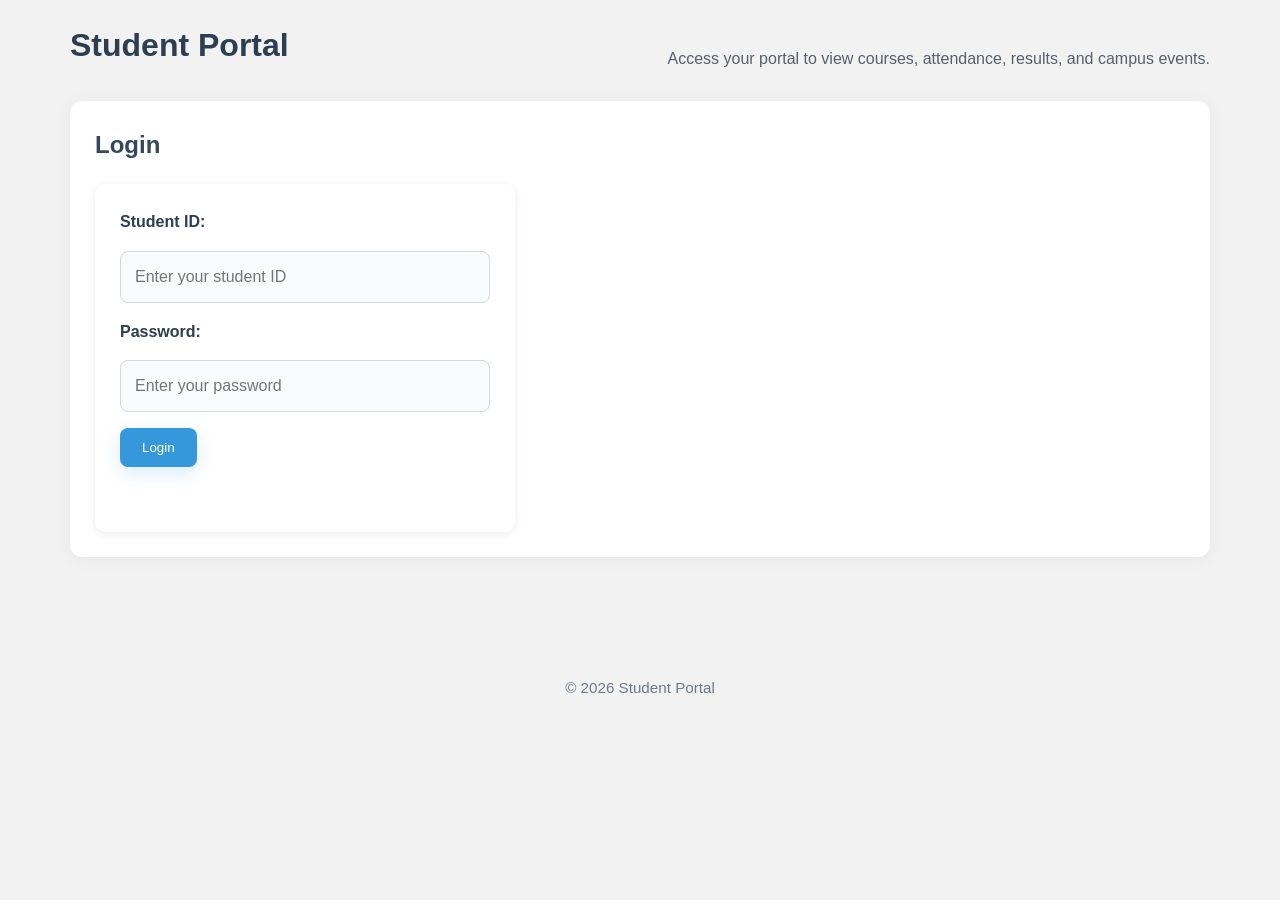
<file: Practical1/index.html>
<!DOCTYPE html>
<html lang="en">

<head>
    <meta charset="UTF-8">
    <meta name="viewport" content="width=device-width, initial-scale=1.0">
    <title>Student Portal</title>
    <link rel="stylesheet" href="style.css">
    <script src="script.js" defer></script>
</head>

<body>
    <div class="page-wrapper">
        <header>
            <h1>Student Portal</h1>
            <p>Access your portal to view courses, attendance, results, and campus events.</p>
        </header>

        <main>
            <section class="login-section">
                <h2>Login</h2>

                <form>
                    <label for="student-id">Student ID:</label>
                    <input type="text" id="student-id" name="student-id" placeholder="Enter your student ID" required>

                    <label for="password">Password:</label>
                    <input type="password" id="password" name="password" placeholder="Enter your password" required>

                    <div class="button-group">
                        <button type="submit" class="button-link">Login</button>
                    </div>

                    <p id="form-message" class="form-message" aria-live="polite"></p>
                </form>
            </section>
        </main>

        <footer>
            <p>&copy; 2026 Student Portal</p>
        </footer>
    </div>
</body>

</html>
</file>
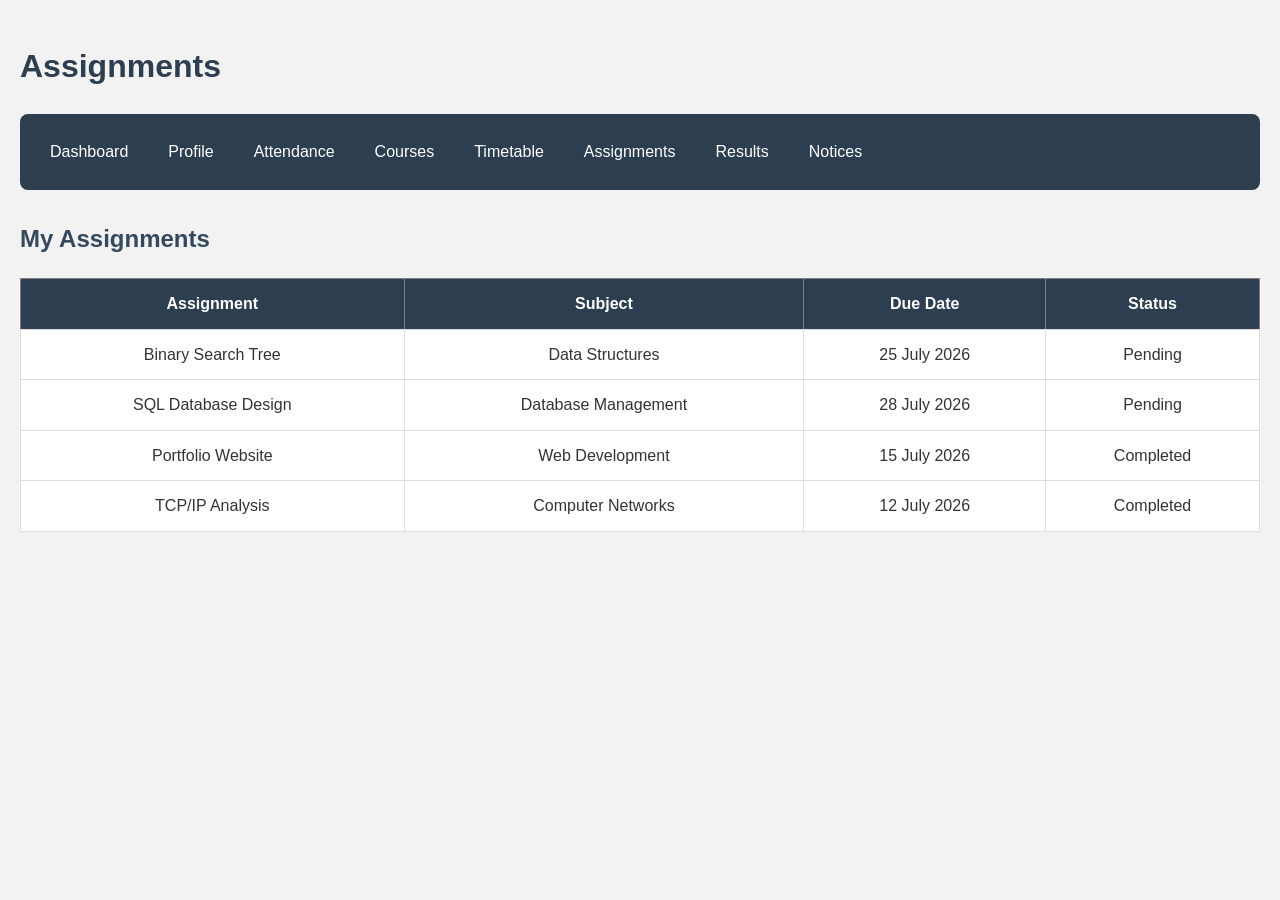
<file: Practical1/assignment.html>
<!DOCTYPE html>
<html>

<head>
    <title>Assignments</title>
    <link rel="stylesheet" href="style.css">
</head>

<body>

    <h1>Assignments</h1>

    <nav>
        <a href="dashboard.html">Dashboard</a>
        <a href="profile.html">Profile</a>
        <a href="attendance.html">Attendance</a>
        <a href="courses.html">Courses</a>
        <a href="timetable.html">Timetable</a>
        <a href="assignments.html">Assignments</a>
        <a href="results.html">Results</a>
        <a href="notices.html">Notices</a>
    </nav>

    <h2>My Assignments</h2>

    <table border="1" cellpadding="10">

        <tr>
            <th>Assignment</th>
            <th>Subject</th>
            <th>Due Date</th>
            <th>Status</th>
        </tr>

        <tr>
            <td>Binary Search Tree</td>
            <td>Data Structures</td>
            <td>25 July 2026</td>
            <td>Pending</td>
        </tr>

        <tr>
            <td>SQL Database Design</td>
            <td>Database Management</td>
            <td>28 July 2026</td>
            <td>Pending</td>
        </tr>

        <tr>
            <td>Portfolio Website</td>
            <td>Web Development</td>
            <td>15 July 2026</td>
            <td>Completed</td>
        </tr>

        <tr>
            <td>TCP/IP Analysis</td>
            <td>Computer Networks</td>
            <td>12 July 2026</td>
            <td>Completed</td>
        </tr>

    </table>

</body>

</html>
</file>
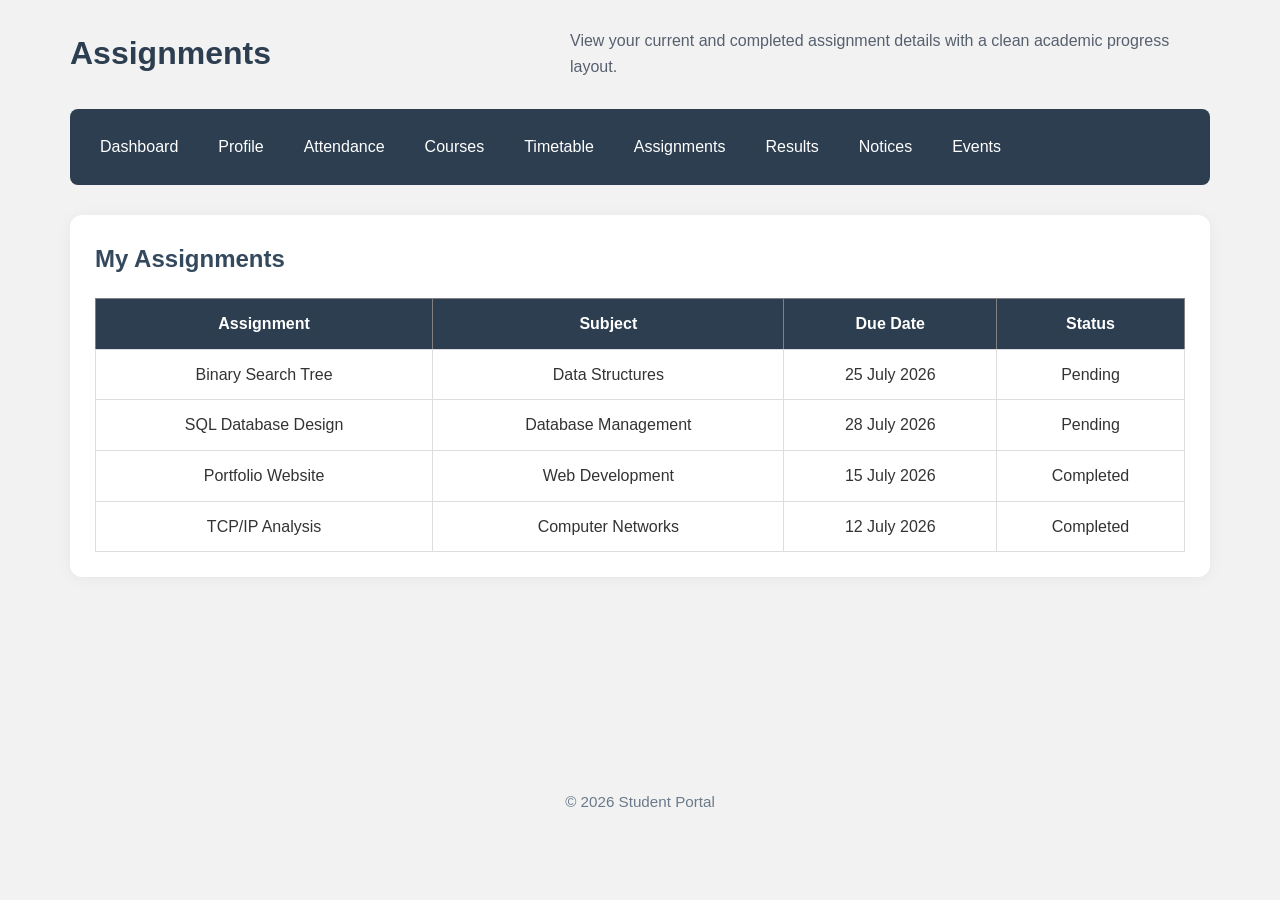
<file: Practical1/assignments.html>
<!DOCTYPE html>
<html lang="en">

<head>
    <meta charset="UTF-8">
    <meta name="viewport" content="width=device-width, initial-scale=1.0">
    <title>Assignments</title>
    <link rel="stylesheet" href="style.css">
</head>

<body>
    <div class="page-wrapper">
        <header>
            <h1>Assignments</h1>
            <p>View your current and completed assignment details with a clean academic progress layout.</p>
        </header>

        <nav>
            <a href="dashboard.html">Dashboard</a>
            <a href="profile.html">Profile</a>
            <a href="attendance.html">Attendance</a>
            <a href="courses.html">Courses</a>
            <a href="timetable.html">Timetable</a>
            <a href="assignments.html">Assignments</a>
            <a href="results.html">Results</a>
            <a href="notices.html">Notices</a>
            <a href="events.html">Events</a>
        </nav>

        <main>
            <section>
                <h2>My Assignments</h2>
                <table border="1" cellpadding="10">

        <tr>
            <th>Assignment</th>
            <th>Subject</th>
            <th>Due Date</th>
            <th>Status</th>
        </tr>

        <tr>
            <td>Binary Search Tree</td>
            <td>Data Structures</td>
            <td>25 July 2026</td>
            <td>Pending</td>
        </tr>

        <tr>
            <td>SQL Database Design</td>
            <td>Database Management</td>
            <td>28 July 2026</td>
            <td>Pending</td>
        </tr>

        <tr>
            <td>Portfolio Website</td>
            <td>Web Development</td>
            <td>15 July 2026</td>
            <td>Completed</td>
        </tr>

        <tr>
            <td>TCP/IP Analysis</td>
            <td>Computer Networks</td>
            <td>12 July 2026</td>
            <td>Completed</td>
        </tr>

    </table>
            </section>
        </main>

        <footer>
            <p>&copy; 2026 Student Portal</p>
        </footer>
    </div>
</body>

</html>
</file>
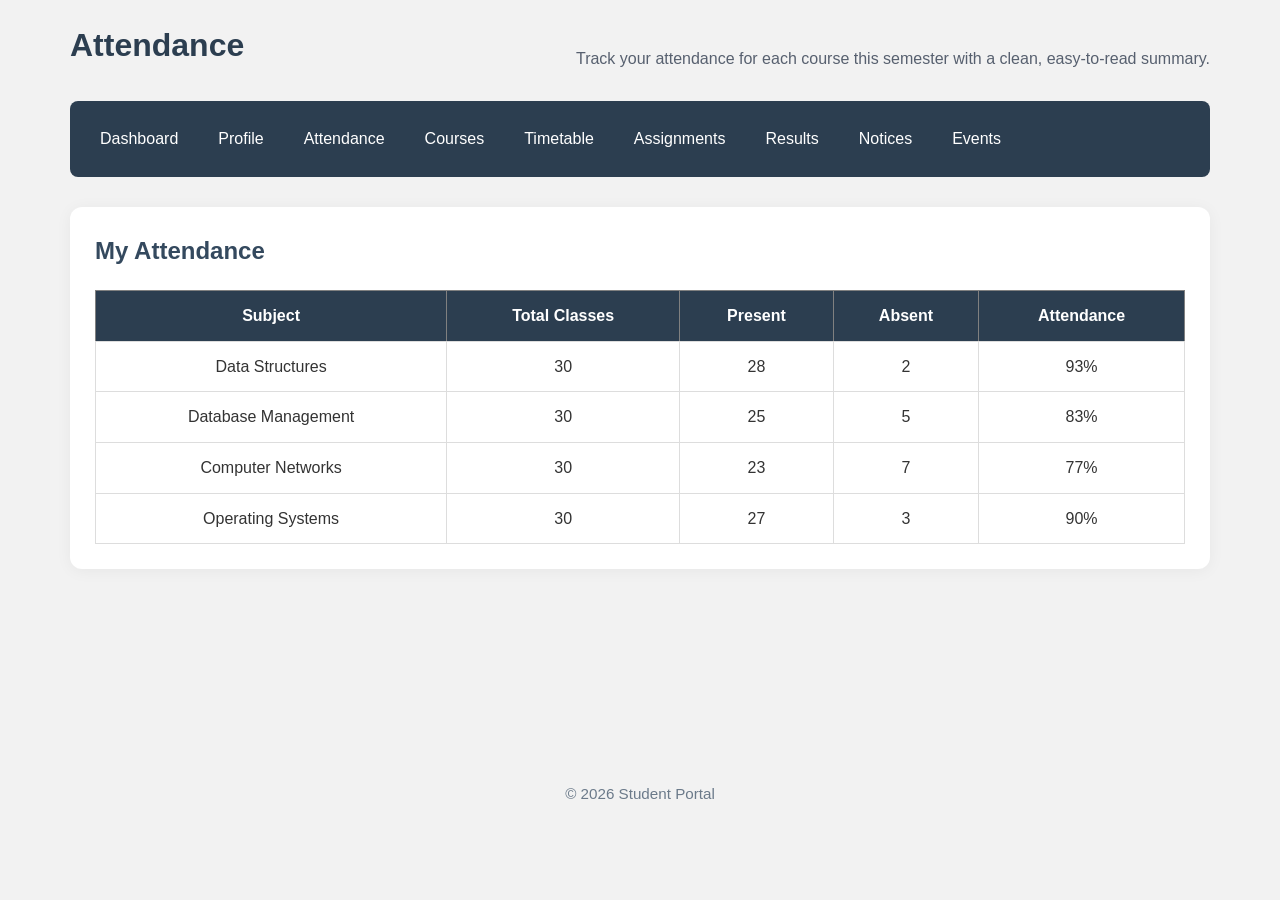
<file: Practical1/attendance.html>
<!DOCTYPE html>
<html lang="en">

<head>
    <meta charset="UTF-8">
    <meta name="viewport" content="width=device-width, initial-scale=1.0">
    <title>Attendance</title>
    <link rel="stylesheet" href="style.css">
</head>

<body>
    <div class="page-wrapper">
        <header>
            <h1>Attendance</h1>
            <p>Track your attendance for each course this semester with a clean, easy-to-read summary.</p>
        </header>

        <nav>
            <a href="dashboard.html">Dashboard</a>
            <a href="profile.html">Profile</a>
            <a href="attendance.html">Attendance</a>
            <a href="courses.html">Courses</a>
            <a href="timetable.html">Timetable</a>
            <a href="assignments.html">Assignments</a>
            <a href="results.html">Results</a>
            <a href="notices.html">Notices</a>
            <a href="events.html">Events</a>
        </nav>

        <main>
            <section>
                <h2>My Attendance</h2>
                <table border="1" cellpadding="10">

        <tr>
            <th>Subject</th>
            <th>Total Classes</th>
            <th>Present</th>
            <th>Absent</th>
            <th>Attendance</th>
        </tr>

        <tr>
            <td>Data Structures</td>
            <td>30</td>
            <td>28</td>
            <td>2</td>
            <td>93%</td>
        </tr>

        <tr>
            <td>Database Management</td>
            <td>30</td>
            <td>25</td>
            <td>5</td>
            <td>83%</td>
        </tr>

        <tr>
            <td>Computer Networks</td>
            <td>30</td>
            <td>23</td>
            <td>7</td>
            <td>77%</td>
        </tr>

        <tr>
            <td>Operating Systems</td>
            <td>30</td>
            <td>27</td>
            <td>3</td>
            <td>90%</td>
        </tr>

    </table>
            </section>
        </main>

        <footer>
            <p>&copy; 2026 Student Portal</p>
        </footer>
    </div>
</body>

</html>
</file>
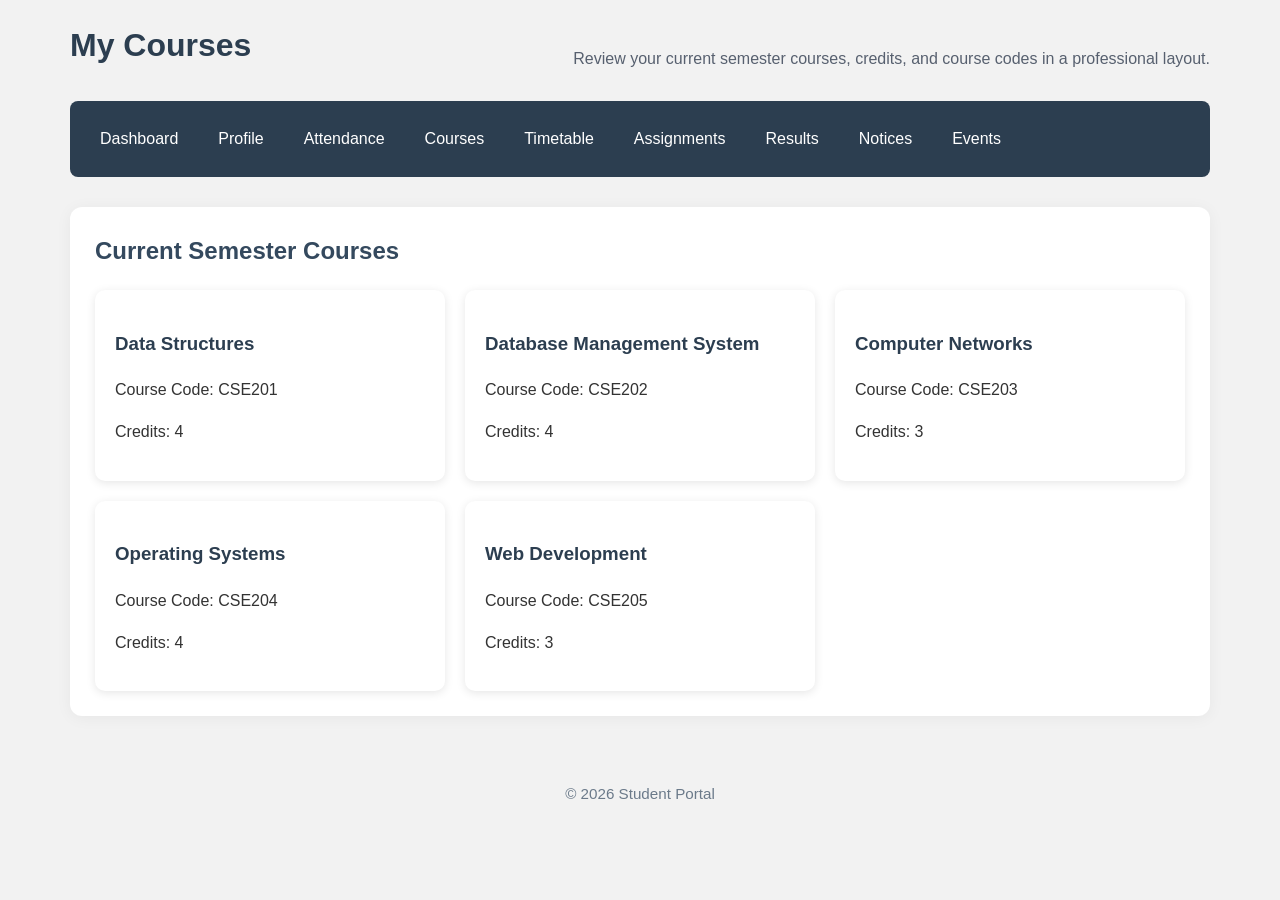
<file: Practical1/courses.html>
<!DOCTYPE html>
<html lang="en">

<head>
    <meta charset="UTF-8">
    <meta name="viewport" content="width=device-width, initial-scale=1.0">
    <title>Courses</title>
    <link rel="stylesheet" href="style.css">
</head>

<body>
    <div class="page-wrapper">
        <header>
            <h1>My Courses</h1>
            <p>Review your current semester courses, credits, and course codes in a professional layout.</p>
        </header>

        <nav>
            <a href="dashboard.html">Dashboard</a>
            <a href="profile.html">Profile</a>
            <a href="attendance.html">Attendance</a>
            <a href="courses.html">Courses</a>
            <a href="timetable.html">Timetable</a>
            <a href="assignments.html">Assignments</a>
            <a href="results.html">Results</a>
            <a href="notices.html">Notices</a>
            <a href="events.html">Events</a>
        </nav>

        <main>
            <section>
                <h2>Current Semester Courses</h2>
                <div class="course-container">
                    <article class="course-card">
                        <h3>Data Structures</h3>
                        <p>Course Code: CSE201</p>
                        <p>Credits: 4</p>
                    </article>
                    <article class="course-card">
                        <h3>Database Management System</h3>
                        <p>Course Code: CSE202</p>
                        <p>Credits: 4</p>
                    </article>
                    <article class="course-card">
                        <h3>Computer Networks</h3>
                        <p>Course Code: CSE203</p>
                        <p>Credits: 3</p>
                    </article>
                    <article class="course-card">
                        <h3>Operating Systems</h3>
                        <p>Course Code: CSE204</p>
                        <p>Credits: 4</p>
                    </article>
                    <article class="course-card">
                        <h3>Web Development</h3>
                        <p>Course Code: CSE205</p>
                        <p>Credits: 3</p>
                    </article>
                </div>
            </section>
        </main>

        <footer>
            <p>&copy; 2026 Student Portal</p>
        </footer>
    </div>
</body>

</html>
</file>
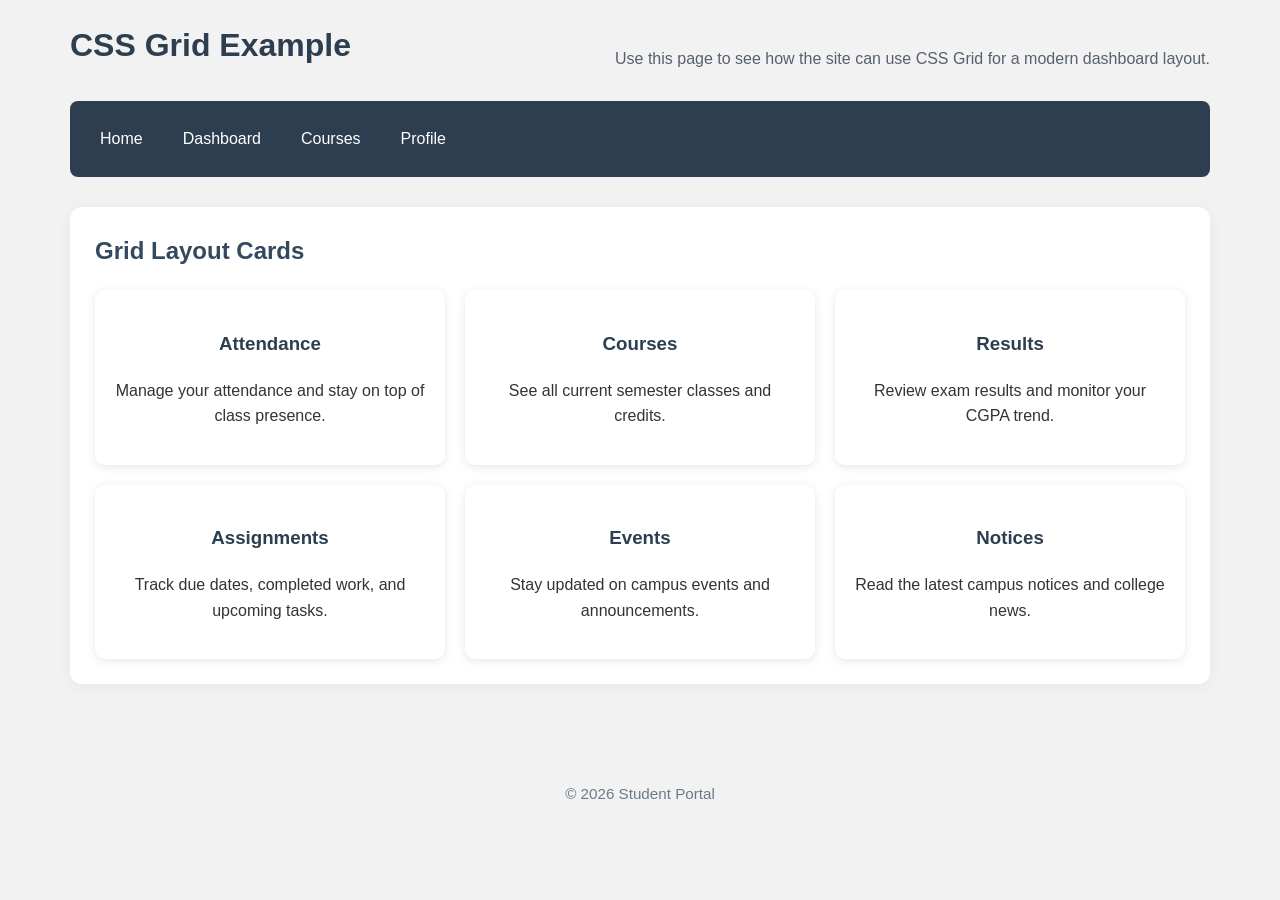
<file: Practical1/css_grid.html>
<!DOCTYPE html>
<html lang="en">

<head>
    <meta charset="UTF-8">
    <meta name="viewport" content="width=device-width, initial-scale=1.0">
    <title>CSS Grid Demo</title>
    <link rel="stylesheet" href="style.css">
</head>

<body>
    <div class="page-wrapper">
        <header>
            <h1>CSS Grid Example</h1>
            <p>Use this page to see how the site can use CSS Grid for a modern dashboard layout.</p>
        </header>

        <nav>
            <a href="index.html">Home</a>
            <a href="dashboard.html">Dashboard</a>
            <a href="courses.html">Courses</a>
            <a href="profile.html">Profile</a>
        </nav>

        <main>
            <section>
                <h2>Grid Layout Cards</h2>
                <div class="dashboard-container">
                    <article class="card">
                        <h3>Attendance</h3>
                        <p>Manage your attendance and stay on top of class presence.</p>
                    </article>
                    <article class="card">
                        <h3>Courses</h3>
                        <p>See all current semester classes and credits.</p>
                    </article>
                    <article class="card">
                        <h3>Results</h3>
                        <p>Review exam results and monitor your CGPA trend.</p>
                    </article>
                    <article class="card">
                        <h3>Assignments</h3>
                        <p>Track due dates, completed work, and upcoming tasks.</p>
                    </article>
                    <article class="card">
                        <h3>Events</h3>
                        <p>Stay updated on campus events and announcements.</p>
                    </article>
                    <article class="card">
                        <h3>Notices</h3>
                        <p>Read the latest campus notices and college news.</p>
                    </article>
                </div>
            </section>
        </main>

        <footer>
            <p>&copy; 2026 Student Portal</p>
        </footer>
    </div>
</body>

</html>
</file>
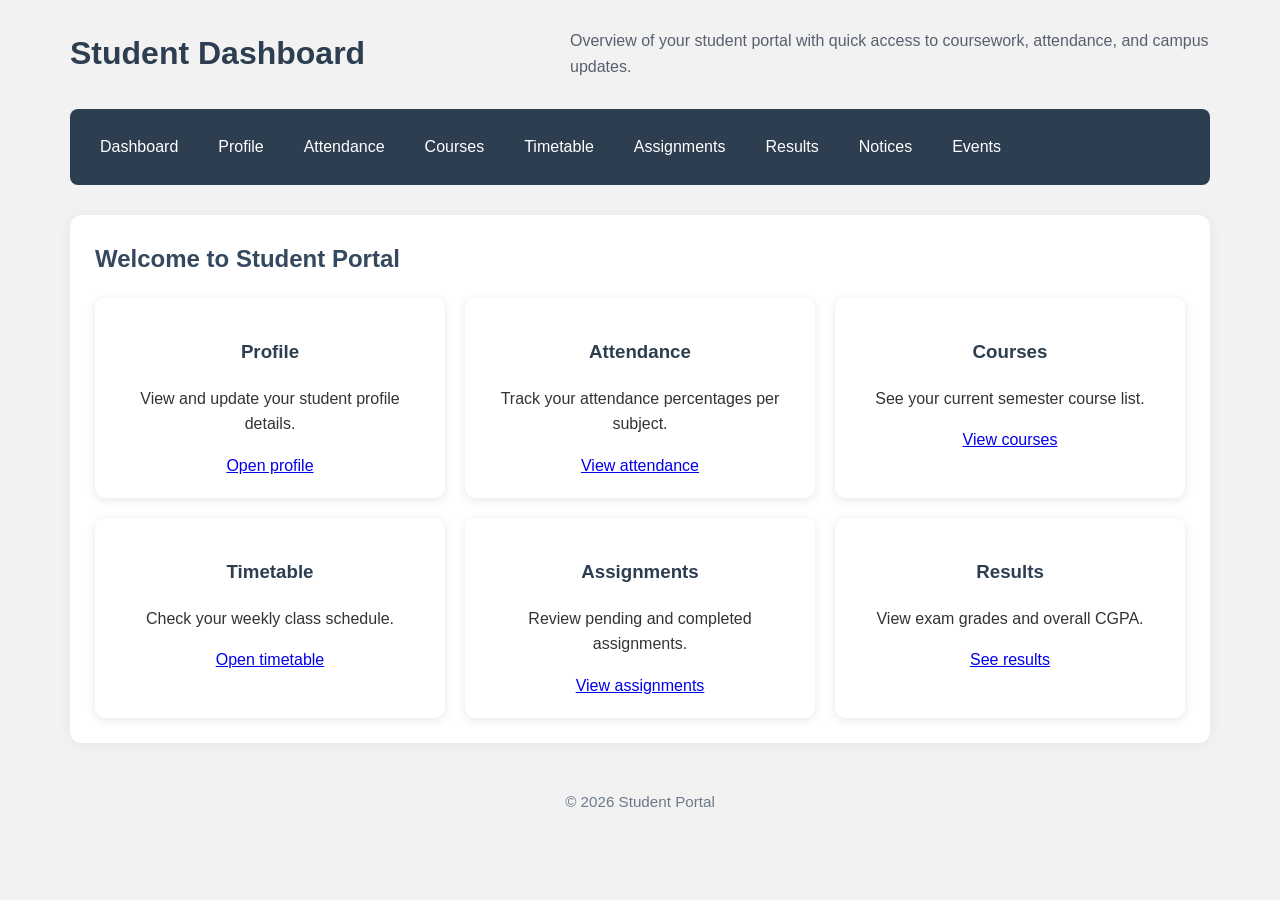
<file: Practical1/dashboard.html>
<!DOCTYPE html>
<html lang="en">

<head>
    <meta charset="UTF-8">
    <meta name="viewport" content="width=device-width, initial-scale=1.0">
    <title>Dashboard</title>
    <link rel="stylesheet" href="style.css">
</head>

<body>
    <div class="page-wrapper">
        <header>
            <h1>Student Dashboard</h1>
            <p>Overview of your student portal with quick access to coursework, attendance, and campus updates.</p>
        </header>

        <nav>
            <a href="dashboard.html">Dashboard</a>
            <a href="profile.html">Profile</a>
            <a href="attendance.html">Attendance</a>
            <a href="courses.html">Courses</a>
            <a href="timetable.html">Timetable</a>
            <a href="assignments.html">Assignments</a>
            <a href="results.html">Results</a>
            <a href="notices.html">Notices</a>
            <a href="events.html">Events</a>
        </nav>

        <main>
            <section>
                <h2>Welcome to Student Portal</h2>
                <div class="dashboard-container">
                    <article class="card">
                        <h3>Profile</h3>
                        <p>View and update your student profile details.</p>
                        <a href="profile.html">Open profile</a>
                    </article>
                    <article class="card">
                        <h3>Attendance</h3>
                        <p>Track your attendance percentages per subject.</p>
                        <a href="attendance.html">View attendance</a>
                    </article>
                    <article class="card">
                        <h3>Courses</h3>
                        <p>See your current semester course list.</p>
                        <a href="courses.html">View courses</a>
                    </article>
                    <article class="card">
                        <h3>Timetable</h3>
                        <p>Check your weekly class schedule.</p>
                        <a href="timetable.html">Open timetable</a>
                    </article>
                    <article class="card">
                        <h3>Assignments</h3>
                        <p>Review pending and completed assignments.</p>
                        <a href="assignments.html">View assignments</a>
                    </article>
                    <article class="card">
                        <h3>Results</h3>
                        <p>View exam grades and overall CGPA.</p>
                        <a href="results.html">See results</a>
                    </article>
                </div>
            </section>
        </main>

        <footer>
            <p>&copy; 2026 Student Portal</p>
        </footer>
    </div>
</body>

</html>
</file>
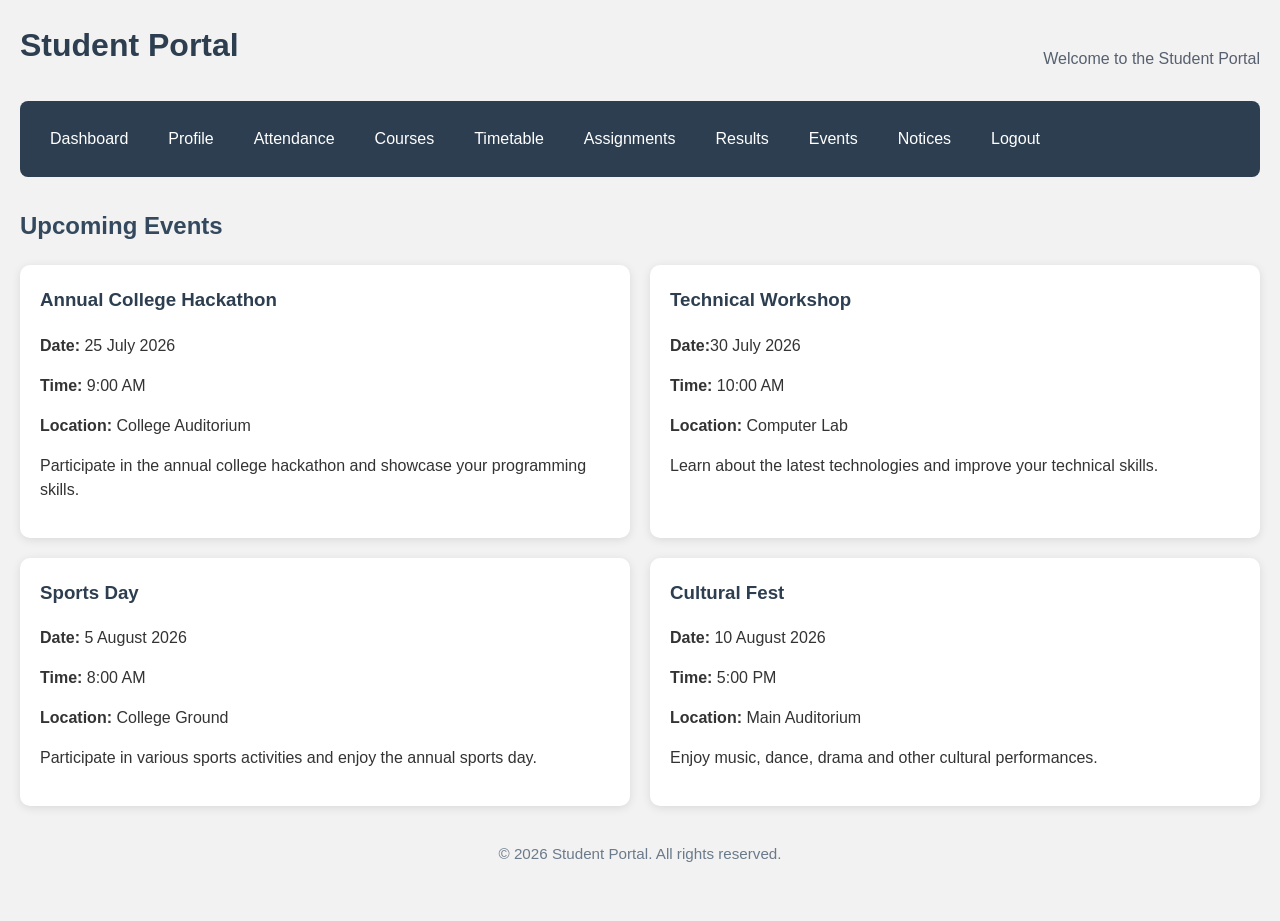
<file: Practical1/events.html>
<!DOCTYPE html>
<html lang="en">

<head>

    <meta charset="UTF-8">

    <meta name="viewport" content="width=device-width, initial-scale=1.0">

    <title>Events - Student Portal</title>

    <link rel="stylesheet" href="style.css">

</head>

<body>

    <!-- Header -->

    <header>

        <h1>Student Portal</h1>

        <p>Welcome to the Student Portal</p>

    </header>


    <!-- Navigation Bar -->

    <nav>

        <a href="dashboard.html">Dashboard</a>

        <a href="profile.html">Profile</a>

        <a href="attendance.html">Attendance</a>

        <a href="courses.html">Courses</a>

        <a href="timetable.html">Timetable</a>

        <a href="assignments.html">Assignments</a>

        <a href="results.html">Results</a>

        <a href="events.html">Events</a>

        <a href="notices.html">Notices</a>

        <a href="index.html">Logout</a>

    </nav>


    <!-- Main Content -->

    <main>

        <h2>Upcoming Events</h2>


        <!-- Grid Container -->

        <div class="event-container">


            <!-- Event 1 -->

            <div class="event-card">

                <h3>Annual College Hackathon</h3>

                <p><b>Date:</b> 25 July 2026</p>

                <p><b>Time:</b> 9:00 AM</p>

                <p><b>Location:</b> College Auditorium</p>

                <p>
                    Participate in the annual college hackathon
                    and showcase your programming skills.
                </p>

            </div>


            <!-- Event 2 -->

            <div class="event-card">

                <h3>Technical Workshop</h3>

                <p><b>Date:</b>30 July 2026</p>

                <p><b>Time:</b> 10:00 AM</p>

                <p><b>Location:</b> Computer Lab</p>

                <p>
                    Learn about the latest technologies and
                    improve your technical skills.
                </p>

            </div>


            <!-- Event 3 -->

            <div class="event-card">

                <h3>Sports Day</h3>

                <p><b>Date:</b> 5 August 2026</p>

                <p><b>Time:</b> 8:00 AM</p>

                <p><b>Location:</b> College Ground</p>

                <p>
                    Participate in various sports activities
                    and enjoy the annual sports day.
                </p>

            </div>


            <!-- Event 4 -->

            <div class="event-card">

                <h3>Cultural Fest</h3>

                <p><b>Date:</b> 10 August 2026</p>

                <p><b>Time:</b> 5:00 PM</p>

                <p><b>Location:</b> Main Auditorium</p>

                <p>
                    Enjoy music, dance, drama and other
                    cultural performances.
                </p>

            </div>

        </div>

    </main>


    <!-- Footer -->

    <footer>

        <p>&copy; 2026 Student Portal. All rights reserved.</p>

    </footer>

</body>

</html>
</file>
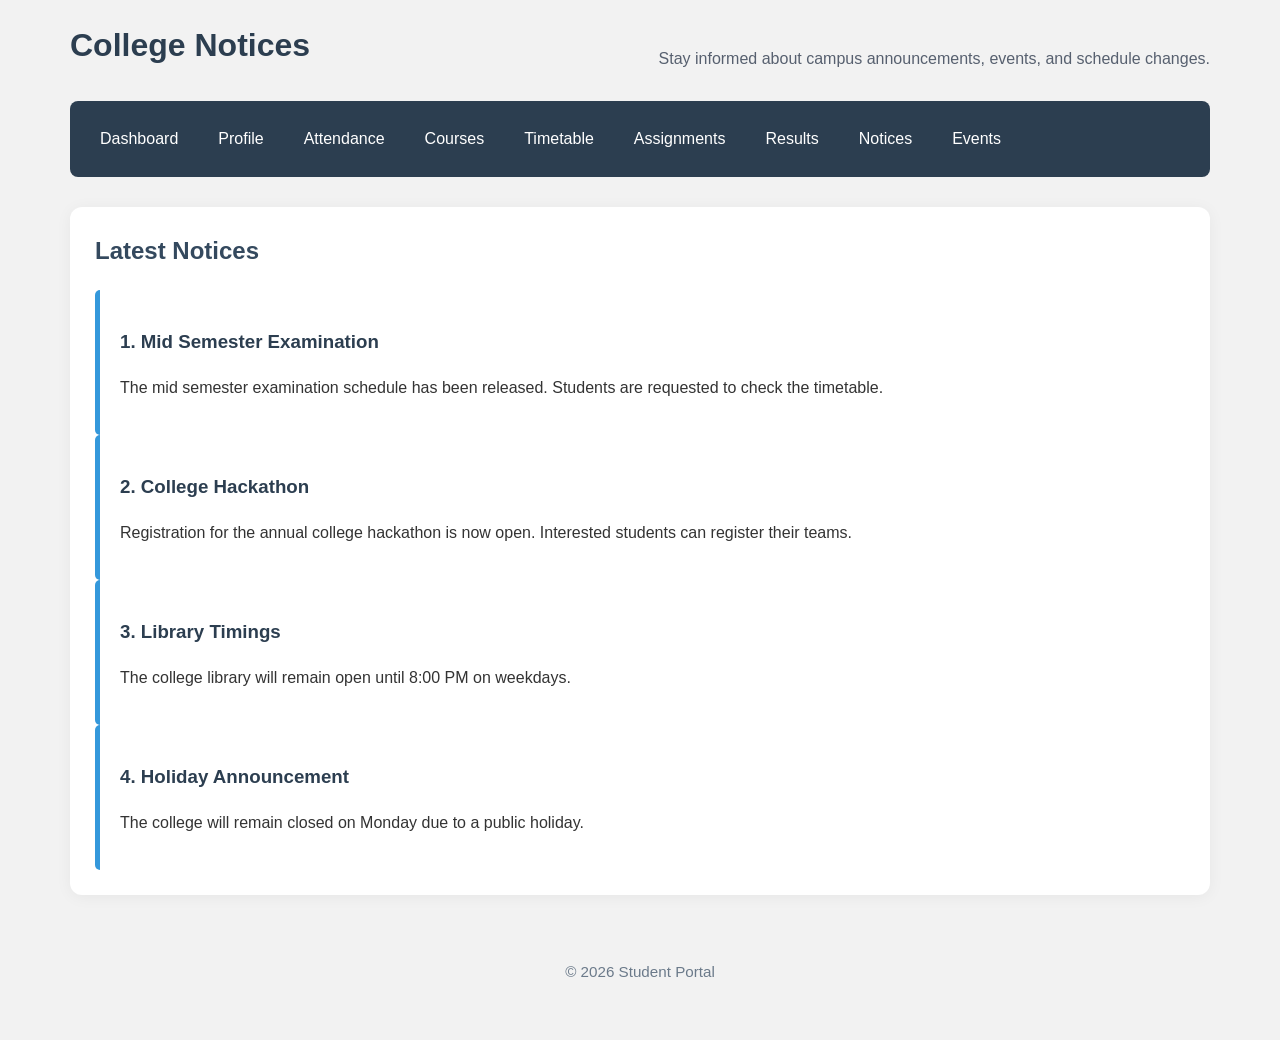
<file: Practical1/notices.html>
<!DOCTYPE html>
<html lang="en">

<head>
    <meta charset="UTF-8">
    <meta name="viewport" content="width=device-width, initial-scale=1.0">
    <title>Notices</title>
    <link rel="stylesheet" href="style.css">
</head>

<body>
    <div class="page-wrapper">
        <header>
            <h1>College Notices</h1>
            <p>Stay informed about campus announcements, events, and schedule changes.</p>
        </header>

        <nav>
            <a href="dashboard.html">Dashboard</a>
            <a href="profile.html">Profile</a>
            <a href="attendance.html">Attendance</a>
            <a href="courses.html">Courses</a>
            <a href="timetable.html">Timetable</a>
            <a href="assignments.html">Assignments</a>
            <a href="results.html">Results</a>
            <a href="notices.html">Notices</a>
            <a href="events.html">Events</a>
        </nav>

        <main>
            <section>
                <h2>Latest Notices</h2>
                <article class="notice">
                    <h3>1. Mid Semester Examination</h3>
                    <p>The mid semester examination schedule has been released. Students are requested to check the timetable.</p>
                </article>
                <article class="notice">
                    <h3>2. College Hackathon</h3>
                    <p>Registration for the annual college hackathon is now open. Interested students can register their teams.</p>
                </article>
                <article class="notice">
                    <h3>3. Library Timings</h3>
                    <p>The college library will remain open until 8:00 PM on weekdays.</p>
                </article>
                <article class="notice">
                    <h3>4. Holiday Announcement</h3>
                    <p>The college will remain closed on Monday due to a public holiday.</p>
                </article>
            </section>
        </main>

        <footer>
            <p>&copy; 2026 Student Portal</p>
        </footer>
    </div>
</body>

</html>
</file>
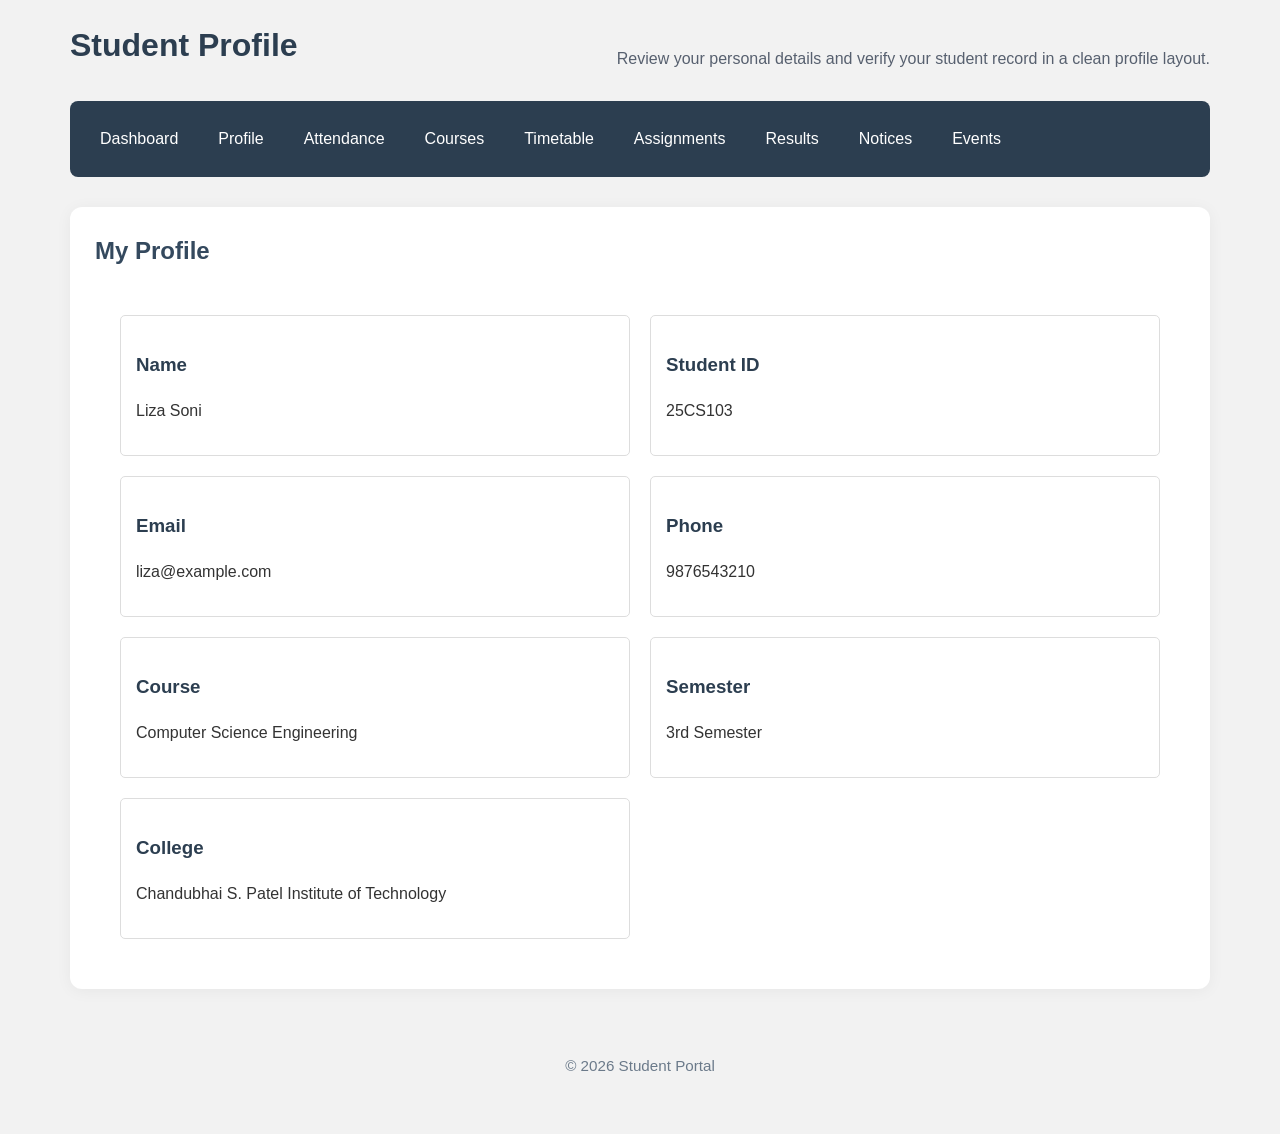
<file: Practical1/profile.html>
<!DOCTYPE html>
<html lang="en">

<head>
    <meta charset="UTF-8">
    <meta name="viewport" content="width=device-width, initial-scale=1.0">
    <title>Student Profile</title>
    <link rel="stylesheet" href="style.css">
</head>

<body>
    <div class="page-wrapper">
        <header>
            <h1>Student Profile</h1>
            <p>Review your personal details and verify your student record in a clean profile layout.</p>
        </header>

        <nav>
            <a href="dashboard.html">Dashboard</a>
            <a href="profile.html">Profile</a>
            <a href="attendance.html">Attendance</a>
            <a href="courses.html">Courses</a>
            <a href="timetable.html">Timetable</a>
            <a href="assignments.html">Assignments</a>
            <a href="results.html">Results</a>
            <a href="notices.html">Notices</a>
            <a href="events.html">Events</a>
        </nav>

        <main>
            <section>
                <h2>My Profile</h2>
                <div class="profile-container">
                    <div class="profile-item">
                        <h3>Name</h3>
                        <p>Liza Soni</p>
                    </div>
                    <div class="profile-item">
                        <h3>Student ID</h3>
                        <p>25CS103</p>
                    </div>
                    <div class="profile-item">
                        <h3>Email</h3>
                        <p>liza@example.com</p>
                    </div>
                    <div class="profile-item">
                        <h3>Phone</h3>
                        <p>9876543210</p>
                    </div>
                    <div class="profile-item">
                        <h3>Course</h3>
                        <p>Computer Science Engineering</p>
                    </div>
                    <div class="profile-item">
                        <h3>Semester</h3>
                        <p>3rd Semester</p>
                    </div>
                    <div class="profile-item">
                        <h3>College</h3>
                        <p>Chandubhai S. Patel Institute of Technology</p>
                    </div>
                </div>
            </section>
        </main>

        <footer>
            <p>&copy; 2026 Student Portal</p>
        </footer>
    </div>
</body>

</html>
</file>
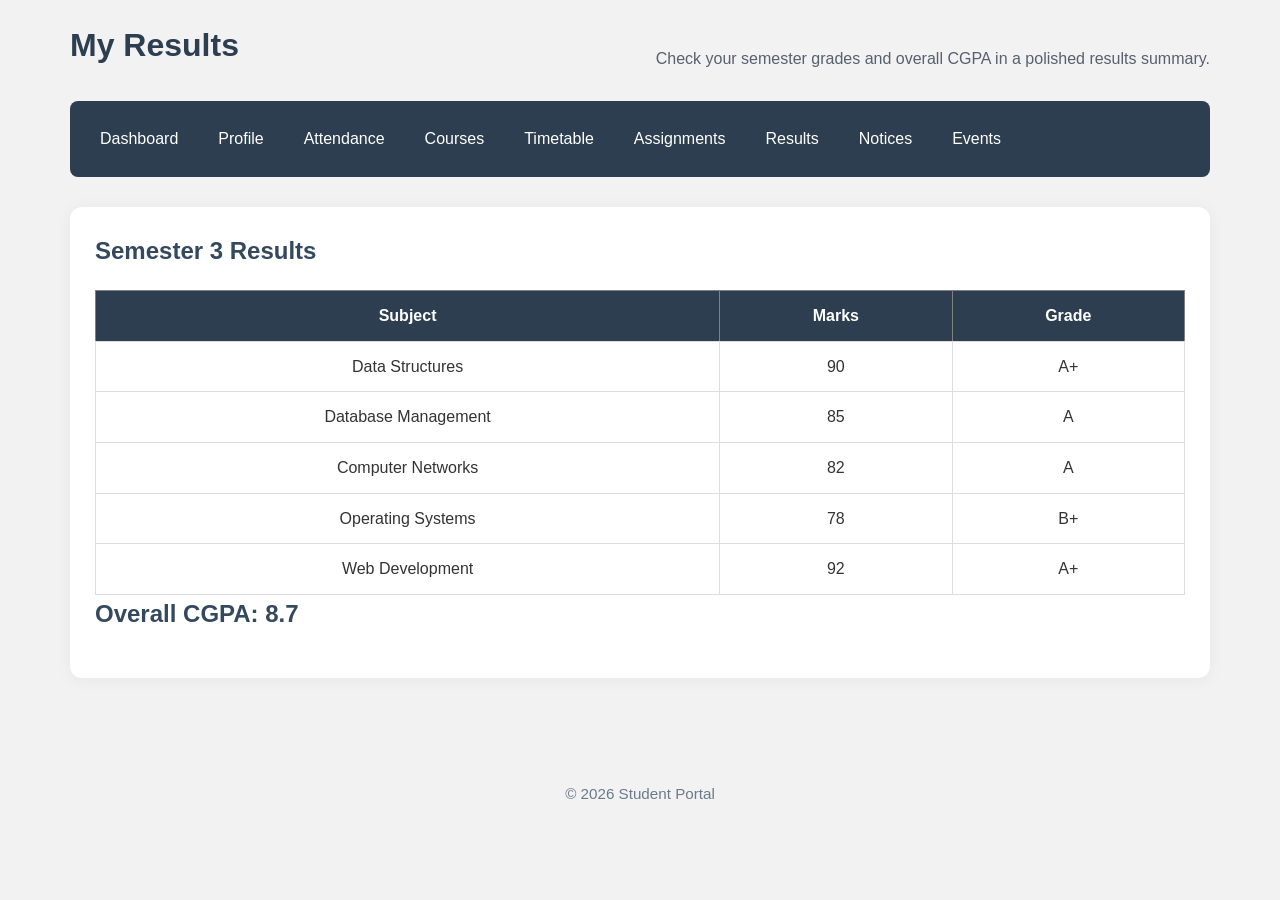
<file: Practical1/results.html>
<!DOCTYPE html>
<html lang="en">

<head>
    <meta charset="UTF-8">
    <meta name="viewport" content="width=device-width, initial-scale=1.0">
    <title>Results</title>
    <link rel="stylesheet" href="style.css">
</head>

<body>
    <div class="page-wrapper">
        <header>
            <h1>My Results</h1>
            <p>Check your semester grades and overall CGPA in a polished results summary.</p>
        </header>

        <nav>
            <a href="dashboard.html">Dashboard</a>
            <a href="profile.html">Profile</a>
            <a href="attendance.html">Attendance</a>
            <a href="courses.html">Courses</a>
            <a href="timetable.html">Timetable</a>
            <a href="assignments.html">Assignments</a>
            <a href="results.html">Results</a>
            <a href="notices.html">Notices</a>
            <a href="events.html">Events</a>
        </nav>

        <main>
            <section>
                <h2>Semester 3 Results</h2>
                <table border="1" cellpadding="10">

        <tr>
            <th>Subject</th>
            <th>Marks</th>
            <th>Grade</th>
        </tr>

        <tr>
            <td>Data Structures</td>
            <td>90</td>
            <td>A+</td>
        </tr>

        <tr>
            <td>Database Management</td>
            <td>85</td>
            <td>A</td>
        </tr>

        <tr>
            <td>Computer Networks</td>
            <td>82</td>
            <td>A</td>
        </tr>

        <tr>
            <td>Operating Systems</td>
            <td>78</td>
            <td>B+</td>
        </tr>

        <tr>
            <td>Web Development</td>
            <td>92</td>
            <td>A+</td>
        </tr>

    </table>

    <h2>Overall CGPA: 8.7</h2>
            </section>
        </main>

        <footer>
            <p>&copy; 2026 Student Portal</p>
        </footer>
    </div>
</body>

</html>
</file>
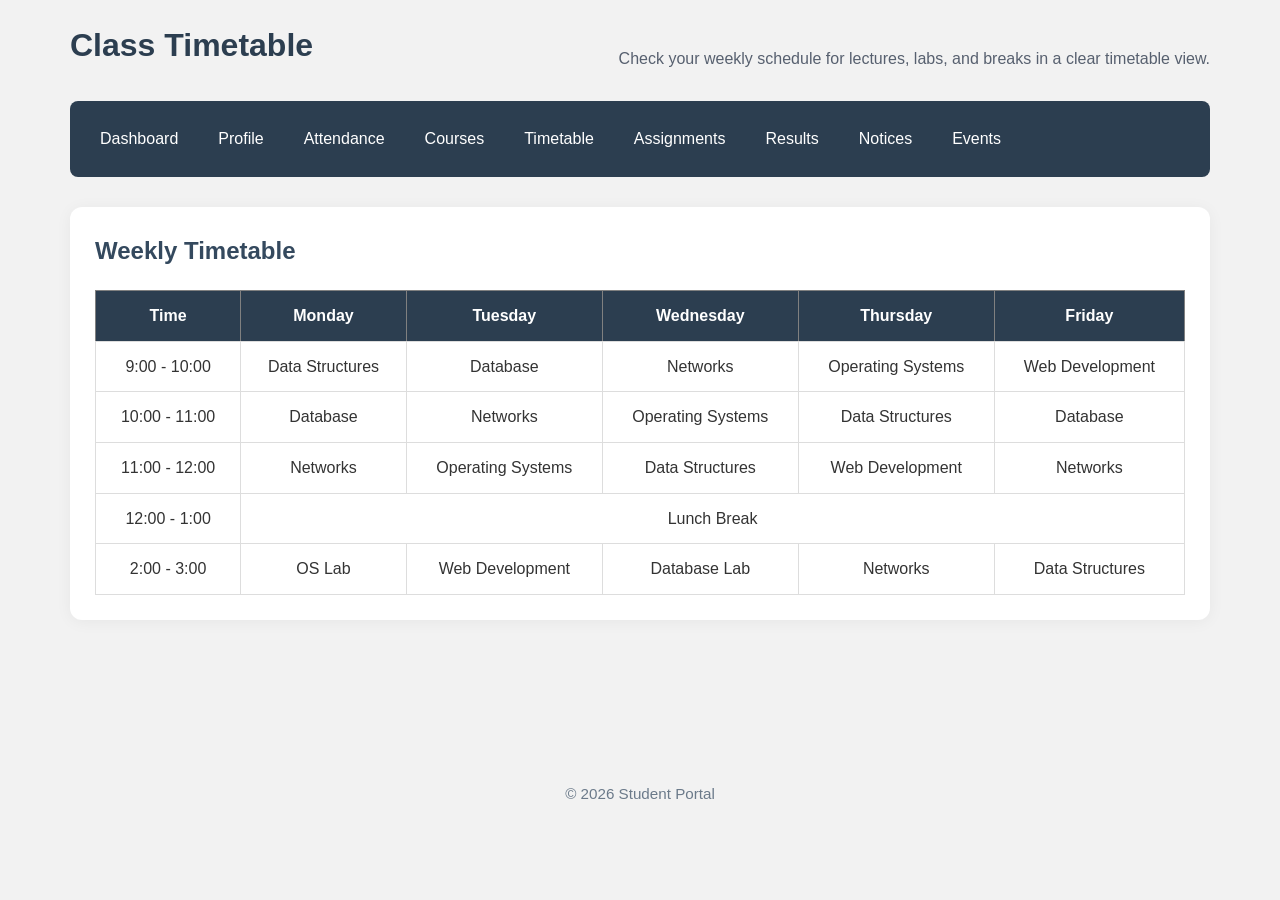
<file: Practical1/timetable.html>
<!DOCTYPE html>
<html lang="en">

<head>
    <meta charset="UTF-8">
    <meta name="viewport" content="width=device-width, initial-scale=1.0">
    <title>Timetable</title>
    <link rel="stylesheet" href="style.css">
</head>

<body>
    <div class="page-wrapper">
        <header>
            <h1>Class Timetable</h1>
            <p>Check your weekly schedule for lectures, labs, and breaks in a clear timetable view.</p>
        </header>

        <nav>
            <a href="dashboard.html">Dashboard</a>
            <a href="profile.html">Profile</a>
            <a href="attendance.html">Attendance</a>
            <a href="courses.html">Courses</a>
            <a href="timetable.html">Timetable</a>
            <a href="assignments.html">Assignments</a>
            <a href="results.html">Results</a>
            <a href="notices.html">Notices</a>
            <a href="events.html">Events</a>
        </nav>

        <main>
            <section>
                <h2>Weekly Timetable</h2>
                <table border="1" cellpadding="10">

        <tr>
            <th>Time</th>
            <th>Monday</th>
            <th>Tuesday</th>
            <th>Wednesday</th>
            <th>Thursday</th>
            <th>Friday</th>
        </tr>

        <tr>
            <td>9:00 - 10:00</td>
            <td>Data Structures</td>
            <td>Database</td>
            <td>Networks</td>
            <td>Operating Systems</td>
            <td>Web Development</td>
        </tr>

        <tr>
            <td>10:00 - 11:00</td>
            <td>Database</td>
            <td>Networks</td>
            <td>Operating Systems</td>
            <td>Data Structures</td>
            <td>Database</td>
        </tr>

        <tr>
            <td>11:00 - 12:00</td>
            <td>Networks</td>
            <td>Operating Systems</td>
            <td>Data Structures</td>
            <td>Web Development</td>
            <td>Networks</td>
        </tr>

        <tr>
            <td>12:00 - 1:00</td>
            <td colspan="5">Lunch Break</td>
        </tr>

        <tr>
            <td>2:00 - 3:00</td>
            <td>OS Lab</td>
            <td>Web Development</td>
            <td>Database Lab</td>
            <td>Networks</td>
            <td>Data Structures</td>
        </tr>

    </table>
            </section>
        </main>

        <footer>
            <p>&copy; 2026 Student Portal</p>
        </footer>
    </div>
</body>

</html>
</file>
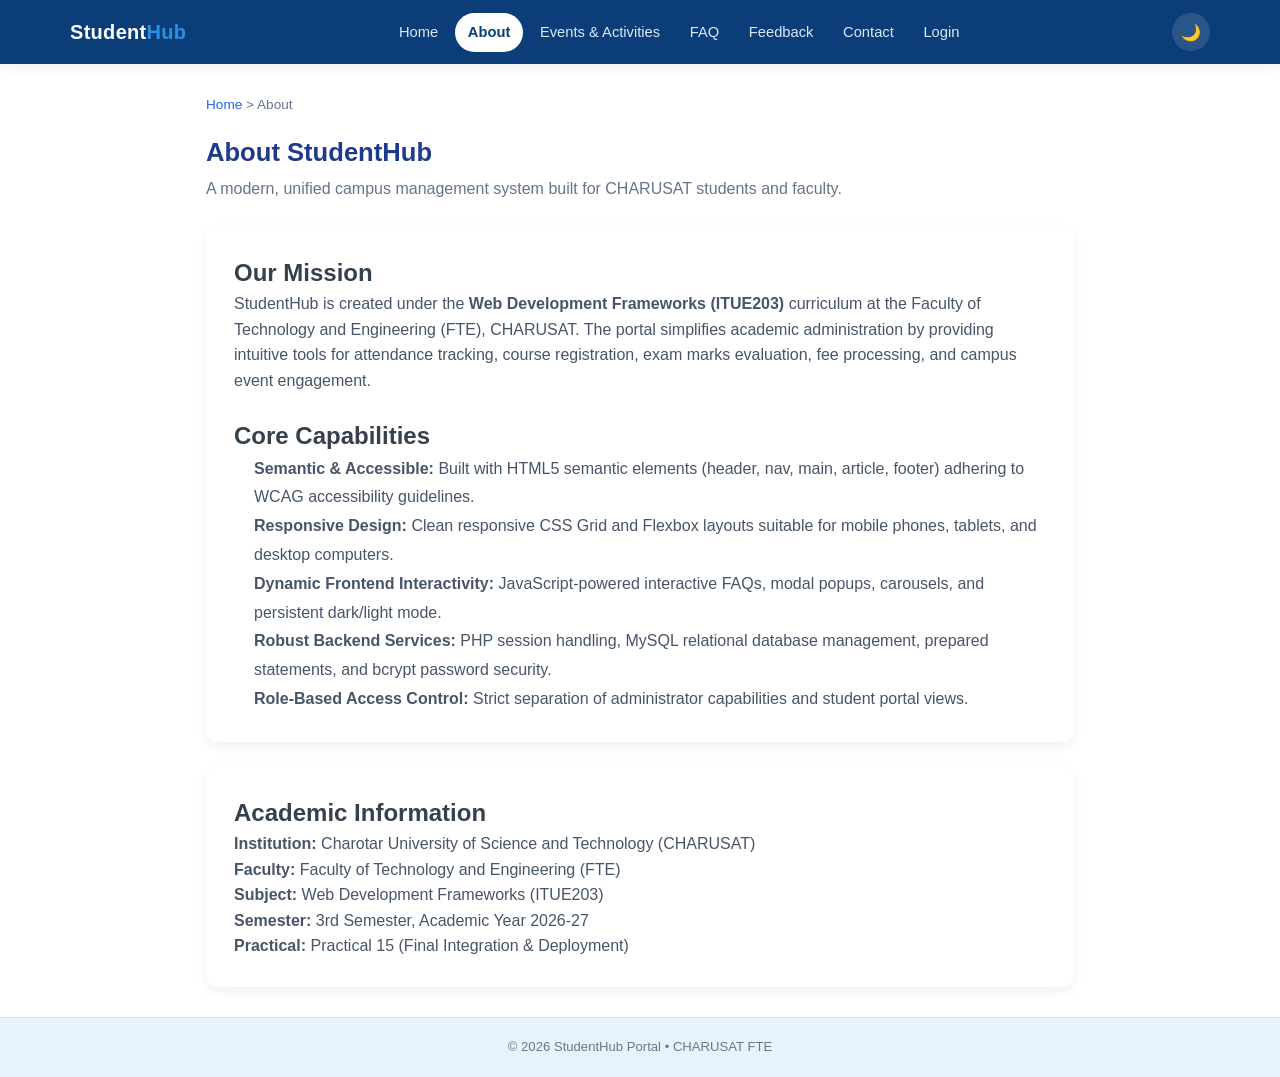
<file: Student_Hub_Portal/about.html>
<!DOCTYPE html>
<html lang="en">
<head>
  <meta charset="UTF-8" />
  <meta name="viewport" content="width=device-width, initial-scale=1.0" />
  <title>About Us | StudentHub Portal</title>
  <link rel="stylesheet" href="style.css" />
</head>
<body>
  <a href="#main" class="skip-link">Skip to main content</a>

  <header class="navbar">
    <div class="nav-container">
      <a href="index.php" class="logo">Student<span>Hub</span></a>
      <nav class="nav-links" id="navLinks" aria-label="Primary navigation">
        <a href="index.php">Home</a>
        <a href="about.html" class="active">About</a>
        <a href="dynamic.html">Events & Activities</a>
        <a href="faq.html">FAQ</a>
        <a href="feedback.html">Feedback</a>
        <a href="contact.html">Contact</a>
        <a href="login.php">Login</a>
      </nav>
      <div class="nav-actions">
        <button id="themeToggle" class="icon-btn" aria-label="Toggle dark mode">🌙</button>
        <button id="hamburger" class="hamburger" aria-label="Toggle menu" aria-expanded="false">
          <span></span><span></span><span></span>
        </button>
      </div>
    </div>
  </header>

  <main id="main" class="container" style="max-width: 900px; margin: 30px auto; padding: 0 16px;">
    <!-- Breadcrumb Navigation (Practical 2 Intermediate Extension) -->
    <nav aria-label="Breadcrumb" style="font-size: 0.85rem; color: #64748b; margin-bottom: 18px;">
      <a href="index.php" style="color: #2563eb;">Home</a> &gt; <span>About</span>
    </nav>

    <div class="page-header">
      <h1 style="color: #1e3a8a;">About StudentHub</h1>
      <p style="color: #64748b;">A modern, unified campus management system built for CHARUSAT students and faculty.</p>
    </div>

    <section style="background: var(--card-bg, #ffffff); padding: 28px; border-radius: 12px; box-shadow: 0 4px 12px rgba(0,0,0,0.06); margin-bottom: 24px;">
      <h2>Our Mission</h2>
      <p style="line-height: 1.6; color: #475569;">
        StudentHub is created under the <strong>Web Development Frameworks (ITUE203)</strong> curriculum at the Faculty of Technology and Engineering (FTE), CHARUSAT.
        The portal simplifies academic administration by providing intuitive tools for attendance tracking, course registration, exam marks evaluation, fee processing, and campus event engagement.
      </p>

      <h2 style="margin-top: 24px;">Core Capabilities</h2>
      <ul style="line-height: 1.8; color: #475569; padding-left: 20px;">
        <li><strong>Semantic & Accessible:</strong> Built with HTML5 semantic elements (header, nav, main, article, footer) adhering to WCAG accessibility guidelines.</li>
        <li><strong>Responsive Design:</strong> Clean responsive CSS Grid and Flexbox layouts suitable for mobile phones, tablets, and desktop computers.</li>
        <li><strong>Dynamic Frontend Interactivity:</strong> JavaScript-powered interactive FAQs, modal popups, carousels, and persistent dark/light mode.</li>
        <li><strong>Robust Backend Services:</strong> PHP session handling, MySQL relational database management, prepared statements, and bcrypt password security.</li>
        <li><strong>Role-Based Access Control:</strong> Strict separation of administrator capabilities and student portal views.</li>
      </ul>
    </section>

    <section style="background: var(--card-bg, #ffffff); padding: 28px; border-radius: 12px; box-shadow: 0 4px 12px rgba(0,0,0,0.06);">
      <h2>Academic Information</h2>
      <p style="color: #475569; line-height: 1.6;">
        <strong>Institution:</strong> Charotar University of Science and Technology (CHARUSAT)<br>
        <strong>Faculty:</strong> Faculty of Technology and Engineering (FTE)<br>
        <strong>Subject:</strong> Web Development Frameworks (ITUE203)<br>
        <strong>Semester:</strong> 3rd Semester, Academic Year 2026-27<br>
        <strong>Practical:</strong> Practical 15 (Final Integration & Deployment)
      </p>
    </section>
  </main>

  <footer class="footer">
    <p>&copy; 2026 StudentHub Portal &bull; CHARUSAT FTE</p>
  </footer>

  <script src="script.js"></script>
</body>
</html>
</file>
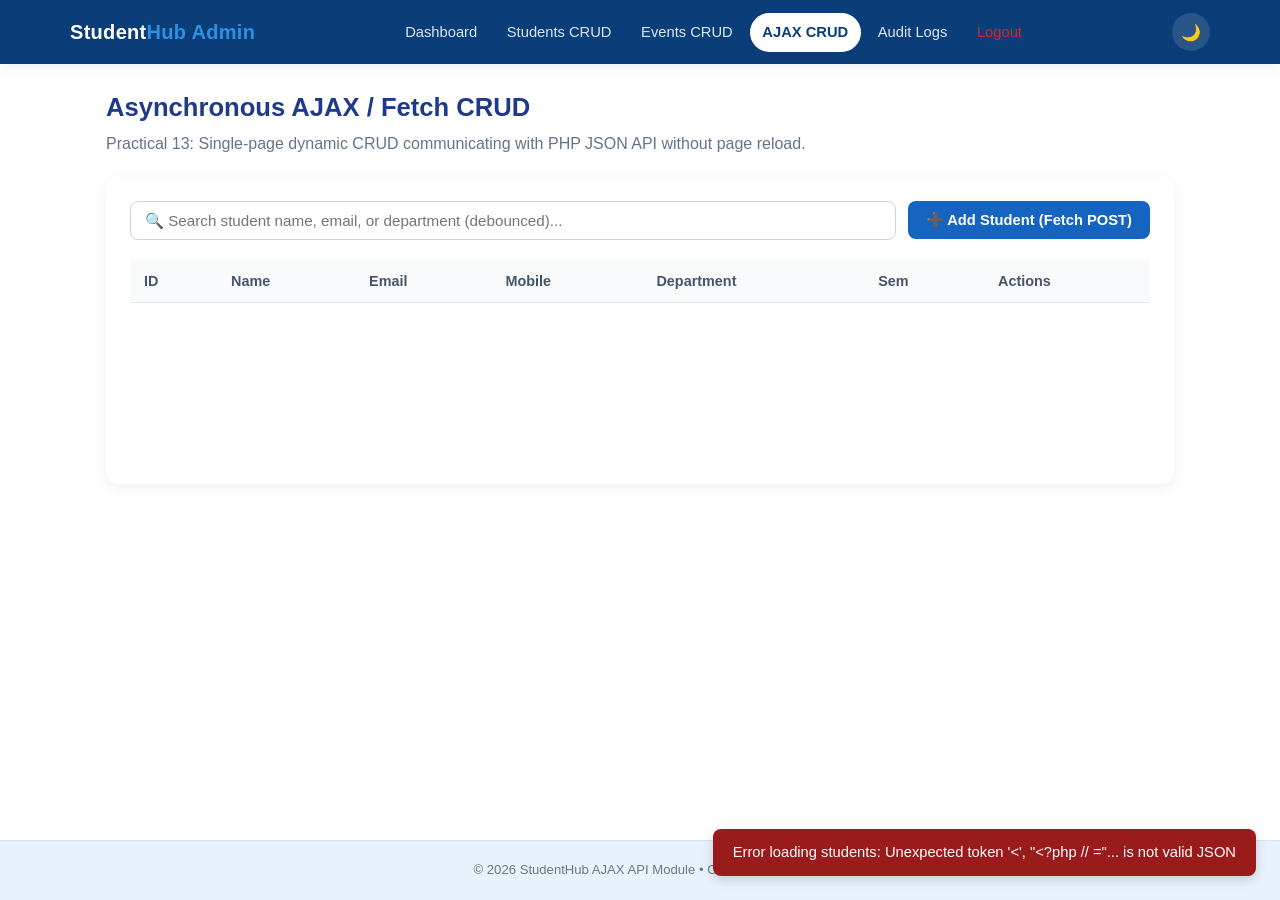
<file: Student_Hub_Portal/ajax_crud.html>
<!DOCTYPE html>
<html lang="en">
<head>
  <meta charset="UTF-8" />
  <meta name="viewport" content="width=device-width, initial-scale=1.0" />
  <title>Asynchronous AJAX CRUD | StudentHub</title>
  <link rel="stylesheet" href="style.css" />
  <style>
    .crud-panel {
      background: var(--card-bg, #ffffff);
      padding: 24px;
      border-radius: 12px;
      box-shadow: 0 4px 14px rgba(0,0,0,0.06);
      margin-bottom: 24px;
    }
    .toolbar {
      display: flex;
      justify-content: space-between;
      align-items: center;
      gap: 12px;
      margin-bottom: 20px;
      flex-wrap: wrap;
    }
    .search-input {
      flex: 1;
      min-width: 260px;
      padding: 10px 14px;
      border: 1px solid #cbd5e1;
      border-radius: 8px;
      font-size: 0.95rem;
    }
    .table-container {
      overflow-x: auto;
      position: relative;
      min-height: 200px;
    }
    table {
      width: 100%;
      border-collapse: collapse;
    }
    th, td {
      padding: 10px 14px;
      border-bottom: 1px solid #e2e8f0;
      text-align: left;
      font-size: 0.9rem;
    }
    th {
      background: #f8fafc;
      font-weight: 600;
      color: #475569;
    }
    .badge {
      display: inline-block;
      padding: 3px 8px;
      border-radius: 4px;
      font-size: 0.8rem;
      background: #eff6ff;
      color: #2563eb;
      font-weight: 600;
    }
    .spinner {
      display: none;
      text-align: center;
      padding: 24px;
      font-weight: bold;
      color: #2563eb;
    }
    .toast {
      position: fixed;
      bottom: 24px;
      right: 24px;
      background: #1e293b;
      color: white;
      padding: 12px 20px;
      border-radius: 8px;
      font-size: 0.92rem;
      box-shadow: 0 4px 12px rgba(0,0,0,0.15);
      display: none;
      z-index: 1000;
      animation: fadeIn 0.3s ease;
    }
    .toast.success { background: #166534; }
    .toast.error { background: #991b1b; }
    /* Modal styles */
    .modal {
      display: none;
      position: fixed;
      top: 0; left: 0; width: 100%; height: 100%;
      background: rgba(0,0,0,0.5);
      justify-content: center;
      align-items: center;
      z-index: 999;
    }
    .modal.show { display: flex; }
    .modal-box {
      background: white;
      padding: 24px;
      border-radius: 12px;
      width: 90%;
      max-width: 480px;
      box-shadow: 0 10px 25px rgba(0,0,0,0.2);
    }
    .modal-box h3 { margin-top: 0; color: #1e3a8a; }
    .modal-field { margin-bottom: 12px; }
    .modal-field label { display: block; font-size: 0.85rem; font-weight: 600; margin-bottom: 4px; }
    .modal-field input, .modal-field select {
      width: 100%;
      padding: 8px 10px;
      border: 1px solid #cbd5e1;
      border-radius: 6px;
      box-sizing: border-box;
    }
  </style>
</head>
<body>
  <a href="#main" class="skip-link">Skip to main content</a>

  <header class="navbar">
    <div class="nav-container">
      <a href="admin_dashboard.php" class="logo">Student<span>Hub Admin</span></a>
      <nav class="nav-links" id="navLinks" aria-label="Primary navigation">
        <a href="admin_dashboard.php">Dashboard</a>
        <a href="admin_students.php">Students CRUD</a>
        <a href="admin_events.php">Events CRUD</a>
        <a href="ajax_crud.html" class="active">AJAX CRUD</a>
        <a href="audit_logs.php">Audit Logs</a>
        <a href="logout.php" style="color: #dc2626;">Logout</a>
      </nav>
      <div class="nav-actions">
        <button id="themeToggle" class="icon-btn" aria-label="Toggle dark mode">🌙</button>
        <button id="hamburger" class="hamburger" aria-label="Toggle menu" aria-expanded="false">
          <span></span><span></span><span></span>
        </button>
      </div>
    </div>
  </header>

  <main id="main" class="container" style="max-width: 1100px; margin: 24px auto; padding: 0 16px;">
    <div class="page-header" style="margin-bottom: 20px;">
      <h1 style="color: #1e3a8a;">Asynchronous AJAX / Fetch CRUD</h1>
      <p style="color: #64748b;">Practical 13: Single-page dynamic CRUD communicating with PHP JSON API without page reload.</p>
    </div>

    <div class="crud-panel">
      <div class="toolbar">
        <!-- Debounced AJAX Search Input -->
        <input type="text" id="searchInput" class="search-input" placeholder="🔍 Search student name, email, or department (debounced)..." />
        <button id="openAddModalBtn" class="btn btn-primary" style="padding: 10px 18px; cursor: pointer;">
          ➕ Add Student (Fetch POST)
        </button>
      </div>

      <!-- Loading Indicator -->
      <div id="loadingIndicator" class="spinner">⏳ Fetching student records from API...</div>

      <!-- Data Table -->
      <div class="table-container">
        <table>
          <thead>
            <tr>
              <th>ID</th>
              <th>Name</th>
              <th>Email</th>
              <th>Mobile</th>
              <th>Department</th>
              <th>Sem</th>
              <th>Actions</th>
            </tr>
          </thead>
          <tbody id="studentTableBody">
            <!-- Populated asynchronously via Fetch API -->
          </tbody>
        </table>
      </div>
    </div>
  </main>

  <!-- Add / Edit Modal -->
  <div id="studentModal" class="modal">
    <div class="modal-box">
      <h3 id="modalTitle">Add Student Record</h3>
      <form id="studentApiForm">
        <input type="hidden" id="studentId" value="" />
        <div class="modal-field">
          <label for="nameInput">Full Name *</label>
          <input type="text" id="nameInput" required placeholder="Student Name" />
        </div>
        <div class="modal-field">
          <label for="emailInput">Email Address *</label>
          <input type="email" id="emailInput" required placeholder="student@studenthub.com" />
        </div>
        <div class="modal-field">
          <label for="mobileInput">Mobile Number</label>
          <input type="tel" id="mobileInput" placeholder="10 Digits" />
        </div>
        <div class="modal-field">
          <label for="deptInput">Department</label>
          <select id="deptInput">
            <option value="Information Technology">Information Technology</option>
            <option value="Computer Engineering">Computer Engineering</option>
            <option value="Computer Science">Computer Science</option>
            <option value="Electrical Engineering">Electrical Engineering</option>
            <option value="Mechanical Engineering">Mechanical Engineering</option>
            <option value="Civil Engineering">Civil Engineering</option>
          </select>
        </div>
        <div class="modal-field">
          <label for="semInput">Semester</label>
          <input type="number" id="semInput" min="1" max="8" value="3" />
        </div>
        <div style="display: flex; justify-content: flex-end; gap: 10px; margin-top: 18px;">
          <button type="button" id="closeModalBtn" class="btn" style="background: #e2e8f0; color: #334155;">Cancel</button>
          <button type="submit" id="saveBtn" class="btn btn-primary">Save (AJAX)</button>
        </div>
      </form>
    </div>
  </div>

  <!-- Toast Notification -->
  <div id="toast" class="toast"></div>

  <footer class="footer">
    <p>&copy; 2026 StudentHub AJAX API Module &bull; CHARUSAT FTE</p>
  </footer>

  <script src="script.js"></script>
  <!-- Practical 13: Fetch API Logic with Search Debounce & Async CRUD -->
  <script>
    const tableBody = document.getElementById('studentTableBody');
    const loading = document.getElementById('loadingIndicator');
    const searchInput = document.getElementById('searchInput');
    const modal = document.getElementById('studentModal');
    const modalTitle = document.getElementById('modalTitle');
    const apiForm = document.getElementById('studentApiForm');
    const toast = document.getElementById('toast');

    function showToast(msg, type = 'success') {
      toast.textContent = msg;
      toast.className = 'toast ' + type;
      toast.style.display = 'block';
      setTimeout(() => { toast.style.display = 'none'; }, 3500);
    }

    // 1. Fetch Students List (GET)
    async function fetchStudents(q = '') {
      loading.style.display = 'block';
      try {
        const url = 'api_students.php' + (q ? '?q=' + encodeURIComponent(q) : '');
        const res = await fetch(url);
        if (!res.ok) throw new Error('API returned status ' + res.status);
        const json = await res.json();
        renderTable(json.data || []);
      } catch (err) {
        showToast('Error loading students: ' + err.message, 'error');
      } finally {
        loading.style.display = 'none';
      }
    }

    function renderTable(students) {
      tableBody.replaceChildren();
      if (students.length === 0) {
        tableBody.innerHTML = '<tr><td colspan="7" style="text-align:center; padding: 24px; color: #94a3b8;">No student records found.</td></tr>';
        return;
      }
      students.forEach(s => {
        const tr = document.createElement('tr');
        tr.innerHTML = `
          <td>#${s.student_id}</td>
          <td><strong>${escapeHtml(s.name)}</strong></td>
          <td>${escapeHtml(s.email)}</td>
          <td>${escapeHtml(s.mobile || '—')}</td>
          <td><span class="badge">${escapeHtml(s.department)}</span></td>
          <td>Sem ${s.semester}</td>
          <td>
            <button class="btn btn-sm" style="background: #2563eb; color:white; padding: 4px 8px; border-radius:4px; font-size:0.8rem; cursor:pointer;" onclick="editStudent(${JSON.stringify(s).replace(/"/g, '&quot;')})">Edit</button>
            <button class="btn btn-sm" style="background: #ef4444; color:white; padding: 4px 8px; border-radius:4px; font-size:0.8rem; cursor:pointer;" onclick="deleteStudent(${s.student_id}, '${escapeHtml(s.name)}')">Delete</button>
          </td>
        `;
        tableBody.appendChild(tr);
      });
    }

    function escapeHtml(str) {
      if (!str) return '';
      return String(str).replace(/[&<>"']/g, m => ({ '&':'&amp;','<':'&lt;','>':'&gt;','"':'&quot;',"'":'&#39;' })[m]);
    }

    // 2. Debounced search (Practical 13 Intermediate Extension)
    let debounceTimer;
    searchInput.addEventListener('input', () => {
      clearTimeout(debounceTimer);
      debounceTimer = setTimeout(() => {
        fetchStudents(searchInput.value.trim());
      }, 300);
    });

    // 3. Modal open / close
    document.getElementById('openAddModalBtn').addEventListener('click', () => {
      modalTitle.textContent = 'Add New Student (Fetch API)';
      apiForm.reset();
      document.getElementById('studentId').value = '';
      modal.classList.add('show');
    });

    document.getElementById('closeModalBtn').addEventListener('click', () => {
      modal.classList.remove('show');
    });

    window.editStudent = function(student) {
      modalTitle.textContent = 'Edit Student #' + student.student_id;
      document.getElementById('studentId').value = student.student_id;
      document.getElementById('nameInput').value = student.name;
      document.getElementById('emailInput').value = student.email;
      document.getElementById('mobileInput').value = student.mobile || '';
      document.getElementById('deptInput').value = student.department;
      document.getElementById('semInput').value = student.semester;
      modal.classList.add('show');
    };

    // 4. Create or Update via Fetch POST/PUT
    apiForm.addEventListener('submit', async (e) => {
      e.preventDefault();
      const id = document.getElementById('studentId').value;
      const isEdit = Boolean(id);

      const payload = {
        name: document.getElementById('nameInput').value.trim(),
        email: document.getElementById('emailInput').value.trim(),
        mobile: document.getElementById('mobileInput').value.trim(),
        department: document.getElementById('deptInput').value,
        semester: parseInt(document.getElementById('semInput').value, 10)
      };
      if (isEdit) payload.student_id = parseInt(id, 10);

      try {
        const res = await fetch('api_students.php', {
          method: isEdit ? 'PUT' : 'POST',
          headers: { 'Content-Type': 'application/json' },
          body: JSON.stringify(payload)
        });
        const result = await res.json();
        if (res.ok) {
          modal.classList.remove('show');
          showToast(result.message || 'Operation successful!');
          fetchStudents(searchInput.value.trim());
        } else {
          showToast(result.error || 'Request failed.', 'error');
        }
      } catch (err) {
        showToast('Network error: ' + err.message, 'error');
      }
    });

    // 5. Delete via Fetch DELETE
    window.deleteStudent = async function(id, name) {
      if (!confirm(`Are you sure you want to delete student "${name}"?`)) return;
      try {
        const res = await fetch('api_students.php?id=' + id, { method: 'DELETE' });
        const result = await res.json();
        if (res.ok) {
          showToast(result.message || 'Student deleted.');
          fetchStudents(searchInput.value.trim());
        } else {
          showToast(result.error || 'Delete failed.', 'error');
        }
      } catch (err) {
        showToast('Network error: ' + err.message, 'error');
      }
    };

    // Initial load
    fetchStudents();
  </script>
</body>
</html>
</file>
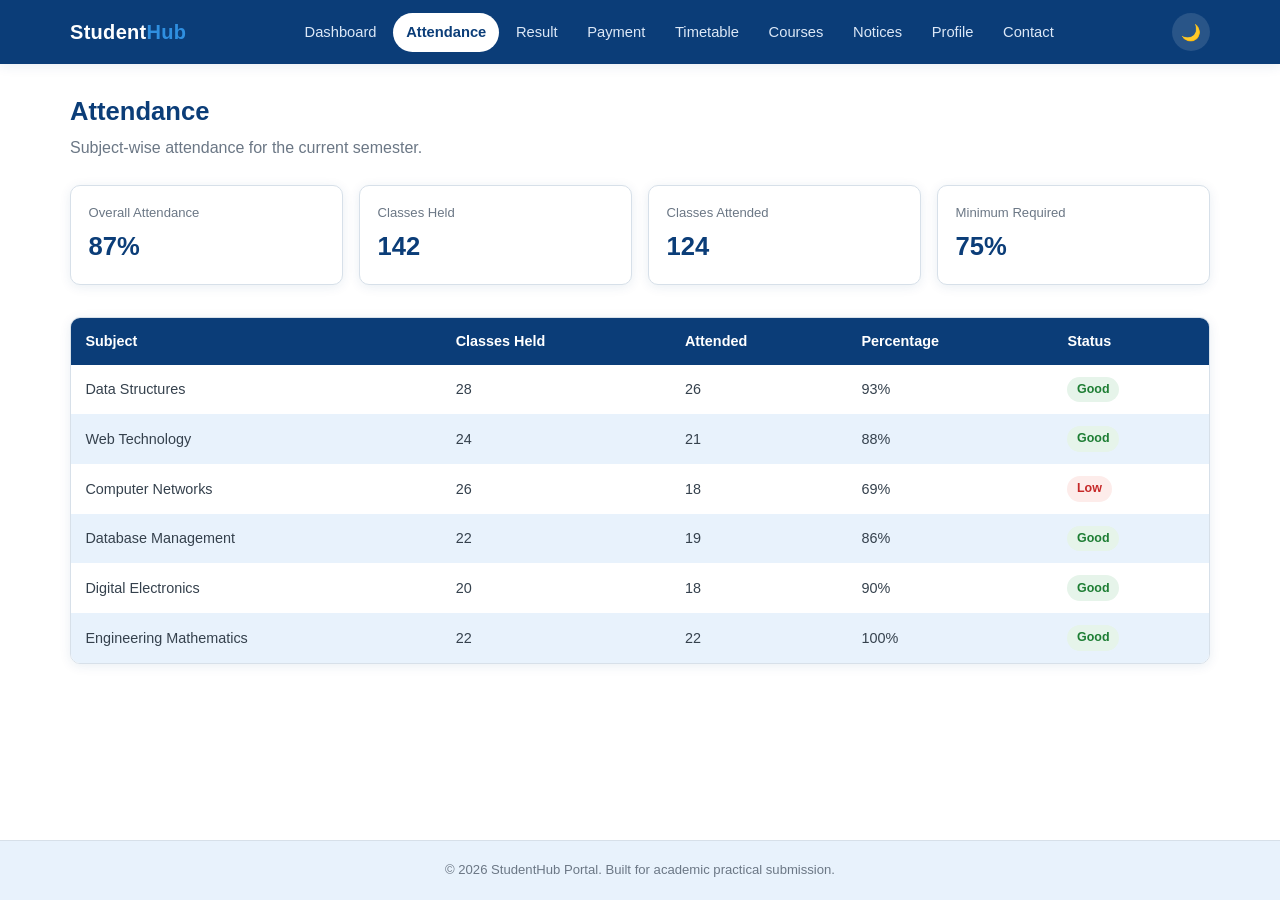
<file: Student_Hub_Portal/attendance.html>
<!DOCTYPE html>
<html lang="en">
<head>
  <meta charset="UTF-8" />
  <meta name="viewport" content="width=device-width, initial-scale=1.0" />
  <title>Attendance | StudentHub</title>
  <link rel="stylesheet" href="style.css" />
</head>
<body>
  <a href="#main" class="skip-link">Skip to main content</a>

  <header class="navbar">
    <div class="nav-container">
      <a href="dashboard.html" class="logo">Student<span>Hub</span></a>
      <nav class="nav-links" id="navLinks" aria-label="Primary navigation">
        <a href="dashboard.html">Dashboard</a>
        <a href="attendance.html">Attendance</a>
        <a href="result.html">Result</a>
        <a href="payment.html">Payment</a>
        <a href="timetable.html">Timetable</a>
        <a href="course.html">Courses</a>
        <a href="notices.html">Notices</a>
        <a href="profile.html">Profile</a>
        <a href="contact.html">Contact</a>
      </nav>
      <div class="nav-actions">
        <button id="themeToggle" class="icon-btn" aria-label="Toggle dark mode">🌙</button>
        <button id="hamburger" class="hamburger" aria-label="Toggle menu" aria-expanded="false">
          <span></span><span></span><span></span>
        </button>
      </div>
    </div>
  </header>

  <main id="main">
    <div class="page-header">
      <h1>Attendance</h1>
      <p>Subject-wise attendance for the current semester.</p>
    </div>

    <section class="stats-grid" aria-label="Attendance summary">
      <div class="stat-card">
        <div class="label">Overall Attendance</div>
        <div class="value">87%</div>
      </div>
      <div class="stat-card">
        <div class="label">Classes Held</div>
        <div class="value">142</div>
      </div>
      <div class="stat-card">
        <div class="label">Classes Attended</div>
        <div class="value">124</div>
      </div>
      <div class="stat-card">
        <div class="label">Minimum Required</div>
        <div class="value">75%</div>
      </div>
    </section>

    <div class="table-wrapper">
      <table>
        <caption class="sr-only">Subject-wise attendance</caption>
        <thead>
          <tr>
            <th scope="col">Subject</th>
            <th scope="col">Classes Held</th>
            <th scope="col">Attended</th>
            <th scope="col">Percentage</th>
            <th scope="col">Status</th>
          </tr>
        </thead>
        <tbody>
          <tr>
            <td>Data Structures</td>
            <td>28</td>
            <td>26</td>
            <td>93%</td>
            <td><span class="status-pill status-good">Good</span></td>
          </tr>
          <tr>
            <td>Web Technology</td>
            <td>24</td>
            <td>21</td>
            <td>88%</td>
            <td><span class="status-pill status-good">Good</span></td>
          </tr>
          <tr>
            <td>Computer Networks</td>
            <td>26</td>
            <td>18</td>
            <td>69%</td>
            <td><span class="status-pill status-low">Low</span></td>
          </tr>
          <tr>
            <td>Database Management</td>
            <td>22</td>
            <td>19</td>
            <td>86%</td>
            <td><span class="status-pill status-good">Good</span></td>
          </tr>
          <tr>
            <td>Digital Electronics</td>
            <td>20</td>
            <td>18</td>
            <td>90%</td>
            <td><span class="status-pill status-good">Good</span></td>
          </tr>
          <tr>
            <td>Engineering Mathematics</td>
            <td>22</td>
            <td>22</td>
            <td>100%</td>
            <td><span class="status-pill status-good">Good</span></td>
          </tr>
        </tbody>
      </table>
    </div>
  </main>

  <footer class="footer">
    <p>&copy; 2026 StudentHub Portal. Built for academic practical submission.</p>
  </footer>

  <script src="script.js"></script>
</body>
</html>
</file>
<file: Practical1/style.css>
/* ==============================
   BASIC PAGE STYLE
============================== */

* {
    box-sizing: border-box;
}

body {
    font-family: Arial, sans-serif;
    background-color: #f2f2f2;
    margin: 0;
    padding: 20px;
    color: #333;
    line-height: 1.6;
}

.page-wrapper {
    max-width: 1180px;
    margin: 0 auto;
    padding: 0 20px;
}

header {
    display: flex;
    flex-wrap: wrap;
    justify-content: space-between;
    align-items: flex-end;
    gap: 20px;
    margin-bottom: 30px;
}

header h1 {
    margin: 0;
}

header p {
    margin: 8px 0 0;
    color: #57606f;
    font-size: 1rem;
    max-width: 640px;
}

main {
    min-height: 60vh;
}

section {
    background-color: white;
    padding: 25px;
    border-radius: 12px;
    box-shadow: 0 2px 16px rgba(0, 0, 0, 0.05);
    margin-bottom: 30px;
}

footer {
    padding: 20px 0;
    text-align: center;
    color: #6b7a8a;
    font-size: 0.95rem;
}

h1 {
    color: #2c3e50;
}

h2 {
    color: #34495e;
}

h3 {
    color: #2c3e50;
}


/* ==============================
   NAVIGATION - FLEXBOX
============================== */

nav {
    background-color: #2c3e50;

    /* Flexbox */
    display: flex;

    /* Put links in a row */
    flex-direction: row;

    /* Add space between links */
    gap: 10px;

    /* Allow links to move to next line */
    flex-wrap: wrap;

    padding: 15px;

    margin-bottom: 30px;

    border-radius: 8px;
}

nav a {
    color: white;

    text-decoration: none;

    padding: 10px 15px;

    border-radius: 5px;
}

nav a:hover {
    background-color: #3498db;
}


/* ==============================
   LOGIN FORM - FLEXBOX
============================== */

form {
    background-color: white;
    padding: 25px;
    width: 100%;
    max-width: 420px;
    border-radius: 10px;
    display: flex;
    flex-direction: column;
    gap: 16px;
    box-shadow: 0 2px 10px rgba(0, 0, 0, 0.08);
}

.form-group {
    display: flex;
    flex-direction: column;
    gap: 8px;
}

label {
    font-weight: 700;
    color: #2c3e50;
}

input,
select,
textarea {
    padding: 12px 14px;
    border: 1px solid #d1d8e0;
    border-radius: 8px;
    background-color: #fafbfd;
    font: inherit;
}

input:focus,
select:focus,
textarea:focus {
    outline: none;
    border-color: #3498db;
    box-shadow: 0 0 0 3px rgba(52, 152, 219, 0.14);
}


/* ==============================
   BUTTON
============================== */

button {
    padding: 10px 20px;

    background-color: #3498db;

    color: white;

    border: none;

    border-radius: 5px;

    cursor: pointer;
}

button:hover {
    background-color: #2980b9;
}

.form-message {
    margin: 0;
    min-height: 24px;
    font-size: 0.95rem;
    font-weight: 600;
}

.form-message.success {
    color: #2e7d32;
}

.form-message.error {
    color: #c62828;
}

.button-link {
    display: inline-flex;
    align-items: center;
    justify-content: center;
    padding: 12px 22px;
    background-color: #3498db;
    color: white;
    text-decoration: none;
    border-radius: 8px;
    box-shadow: 0 6px 18px rgba(52, 152, 219, 0.18);
    transition: background-color 0.25s ease, transform 0.2s ease;
}

.button-link:hover {
    background-color: #2980b9;
    transform: translateY(-1px);
}

section h2 {
    margin-top: 0;
}

.profile-list {
    display: grid;
    grid-template-columns: minmax(120px, 180px) 1fr;
    gap: 10px 22px;
}

.profile-list dt {
    font-weight: 700;
    color: #2c3e50;
}

.profile-list dd {
    margin: 0;
    color: #555;
}

article.notice {
    border-left: 5px solid #3498db;
    padding: 18px 20px;
}

/* ==============================
   DASHBOARD GRID
============================== */

.dashboard-container {

    /* CSS Grid */
    display: grid;

    /* 3 columns */
    grid-template-columns: repeat(3, 1fr);

    /* Space between items */
    gap: 20px;

    margin-top: 20px;
}


/* ==============================
   DASHBOARD CARDS
============================== */

.card {
    background-color: white;

    padding: 20px;

    border-radius: 10px;

    text-align: center;

    box-shadow: 0 2px 10px rgba(0, 0, 0, 0.1);
}

.card:hover {
    transform: translateY(-3px);
}


/* ==============================
   PROFILE GRID
============================== */

.profile-container {

    /* CSS Grid */
    display: grid;

    /* 2 columns */
    grid-template-columns: 1fr 1fr;

    gap: 20px;

    background-color: white;

    padding: 25px;

    border-radius: 10px;
}

.profile-item {
    padding: 15px;

    border: 1px solid #ddd;

    border-radius: 5px;
}


/* ==============================
   COURSE GRID
============================== */

.course-container {

    /* CSS Grid */
    display: grid;

    /* Automatically create columns */
    grid-template-columns: repeat(3, 1fr);

    gap: 20px;
}

.course-card {
    background-color: white;

    padding: 20px;

    border-radius: 10px;

    box-shadow: 0 2px 10px rgba(0, 0, 0, 0.1);
}


/* ==============================
   ASSIGNMENT FLEXBOX
============================== */

.assignment-container {

    /* Flexbox */
    display: flex;

    flex-direction: column;

    gap: 15px;
}

.assignment {
    background-color: white;

    padding: 20px;

    border-radius: 10px;

    /* Flexbox */
    display: flex;

    /* Put content on opposite sides */
    justify-content: space-between;

    /* Align vertically */
    align-items: center;
}


/* ==============================
   NOTICE FLEXBOX
============================== */

.notice-container {

    /* Flexbox */
    display: flex;

    flex-direction: column;

    gap: 15px;
}

.notice {
    background-color: white;

    padding: 20px;

    border-left: 5px solid #3498db;

    border-radius: 5px;
}


/* ==============================
   TABLE STYLE
============================== */

table {
    width: 100%;

    background-color: white;

    border-collapse: collapse;

    margin-top: 20px;
}

th {
    background-color: #2c3e50;

    color: white;

    padding: 12px;
}

td {
    padding: 12px;

    text-align: center;

    border: 1px solid #ddd;
}

tr:hover {
    background-color: #f5f5f5;
}


/* ==============================
   RESPONSIVE DESIGN
============================== */

/* For tablets */

@media screen and (max-width: 800px) {

    .dashboard-container {
        grid-template-columns: repeat(2, 1fr);
    }

    .course-container {
        grid-template-columns: repeat(2, 1fr);
    }

    .profile-container {
        grid-template-columns: 1fr;
    }

}


/* For mobile phones */

@media screen and (max-width: 500px) {

    body {
        padding: 10px;
    }

    nav {
        flex-direction: column;
    }

    nav a {
        text-align: center;
    }

    .dashboard-container,
    .course-container,
    .profile-container {
        grid-template-columns: 1fr;
    }

    .assignment {
        flex-direction: column;
        gap: 10px;
        text-align: center;
    }

    form {
        width: auto;
    }

    table {
        font-size: 12px;
    }
}

/* ==============================
   EVENTS
============================== */

.event-container {
    display: grid;
    grid-template-columns: 1fr 1fr;
    gap: 20px;
    margin-top: 20px;
}

.event-card {
    background-color: white;
    padding: 20px;
    border-radius: 10px;
    box-shadow: 0 2px 10px rgba(0, 0, 0, 0.1);
}

.event-card h3 {
    color: #2c3e50;
    margin-top: 0;
}

.event-card p {
    line-height: 1.5;
}

/* ==============================
   EVENTS RESPONSIVE DESIGN
============================== */

@media screen and (max-width: 800px) {
    .event-container {
        grid-template-columns: 1fr;
    }
}
</file>
<file: Student_Hub_Portal/style.css>
/* =========================================================
   StudentHub Portal — shared stylesheet
   Theme: Blue & White | Mobile-first | CSS Grid + Flexbox
   ========================================================= */

:root {
  --blue-900: #0b3d78;
  --blue-800: #0d4a91;
  --blue-700: #1565c0;
  --blue-500: #2f8fe0;
  --blue-100: #e8f2fc;
  --white: #ffffff;
  --gray-700: #35414d;
  --gray-500: #6b7785;
  --gray-300: #d7e0e9;
  --success: #1e7e34;
  --success-bg: #e6f4ea;
  --danger: #c62828;
  --danger-bg: #fdecea;
  --radius: 10px;
  --shadow: 0 2px 12px rgba(11, 61, 120, 0.09);
  --shadow-lg: 0 8px 28px rgba(11, 61, 120, 0.16);
  --font: "Segoe UI", Roboto, Helvetica, Arial, sans-serif;
}

[data-theme="dark"] {
  --blue-100: #142c46;
  --white: #0e1c2c;
  --gray-700: #dde6f0;
  --gray-500: #9db0c4;
  --gray-300: #21374f;
  --shadow: 0 2px 12px rgba(0, 0, 0, 0.4);
}

* { box-sizing: border-box; margin: 0; padding: 0; }

html { scroll-behavior: smooth; }

body {
  font-family: var(--font);
  background: var(--white);
  color: var(--gray-700);
  line-height: 1.55;
  min-height: 100vh;
  display: flex;
  flex-direction: column;
  transition: background .2s ease, color .2s ease;
}

img { max-width: 100%; display: block; }
a { color: inherit; text-decoration: none; }
ul { list-style: none; }

/* ---------- Accessibility: skip link ---------- */
.skip-link {
  position: absolute;
  left: -999px;
  top: 0;
  background: var(--blue-900);
  color: var(--white);
  padding: .6rem 1rem;
  z-index: 200;
  border-radius: 0 0 6px 0;
}
.skip-link:focus {
  left: 0;
}

:focus-visible {
  outline: 3px solid var(--blue-500);
  outline-offset: 2px;
}

/* ---------- Navbar ---------- */
.navbar {
  background: var(--blue-900);
  color: var(--white);
  position: sticky;
  top: 0;
  z-index: 100;
  box-shadow: var(--shadow);
}
.nav-container {
  max-width: 1180px;
  margin: 0 auto;
  padding: .8rem 1.25rem;
  display: flex;
  align-items: center;
  justify-content: space-between;
  gap: 1rem;
}
.logo {
  font-size: 1.25rem;
  font-weight: 700;
  color: var(--white);
  letter-spacing: .3px;
}
.logo span { color: var(--blue-500); }

.nav-links {
  display: flex;
  flex-wrap: wrap;
  gap: .25rem;
  align-items: center;
}
.nav-links a {
  padding: .5rem .8rem;
  border-radius: 20px;
  font-size: .92rem;
  color: #dce8f7;
  transition: background .15s ease, color .15s ease;
}
.nav-links a:hover { background: rgba(255,255,255,.12); color: var(--white); }
.nav-links a.active {
  background: var(--white);
  color: var(--blue-900);
  font-weight: 600;
}

.nav-actions { display: flex; align-items: center; gap: .5rem; }
.icon-btn {
  background: rgba(255,255,255,.12);
  border: none;
  color: var(--white);
  width: 38px;
  height: 38px;
  border-radius: 50%;
  cursor: pointer;
  font-size: 1rem;
  display: flex;
  align-items: center;
  justify-content: center;
}
.icon-btn:hover { background: rgba(255,255,255,.24); }

.hamburger {
  display: none;
  flex-direction: column;
  justify-content: center;
  gap: 5px;
  width: 38px;
  height: 38px;
  background: transparent;
  border: none;
  cursor: pointer;
}
.hamburger span {
  display: block;
  height: 2px;
  width: 22px;
  background: var(--white);
  border-radius: 2px;
  transition: transform .2s ease, opacity .2s ease;
}
.hamburger.active span:nth-child(1) { transform: translateY(7px) rotate(45deg); }
.hamburger.active span:nth-child(2) { opacity: 0; }
.hamburger.active span:nth-child(3) { transform: translateY(-7px) rotate(-45deg); }

@media (max-width: 820px) {
  .hamburger { display: flex; }
  .nav-links {
    display: none;
    width: 100%;
    flex-direction: column;
    align-items: stretch;
    gap: .2rem;
    padding-top: .5rem;
  }
  .nav-links.open { display: flex; }
  .nav-links a { border-radius: 8px; padding: .7rem .9rem; }
  .nav-container { flex-wrap: wrap; }
}

/* ---------- Layout ---------- */
main {
  flex: 1;
  width: 100%;
  max-width: 1180px;
  margin: 0 auto;
  padding: 1.75rem 1.25rem 3rem;
}

.page-header { margin-bottom: 1.5rem; }
.page-header h1 { font-size: 1.6rem; color: var(--blue-900); }
[data-theme="dark"] .page-header h1 { color: var(--blue-500); }
.page-header p { color: var(--gray-500); margin-top: .25rem; }

/* ---------- Notification banner ---------- */
.banner {
  background: var(--blue-100);
  border: 1px solid var(--gray-300);
  border-left: 4px solid var(--blue-700);
  border-radius: var(--radius);
  padding: .9rem 1.1rem;
  display: flex;
  align-items: center;
  justify-content: space-between;
  gap: 1rem;
  margin-bottom: 1.5rem;
}
.banner button {
  background: none;
  border: none;
  font-size: 1.2rem;
  color: var(--blue-900);
  cursor: pointer;
  line-height: 1;
}

/* ---------- Cards / Grids ---------- */
.stats-grid {
  display: grid;
  grid-template-columns: repeat(4, 1fr);
  gap: 1rem;
  margin-bottom: 2rem;
}

@media (max-width: 900px) { .stats-grid { grid-template-columns: repeat(2, 1fr); } }
@media (max-width: 480px) { .stats-grid { grid-template-columns: 1fr; } }

.stat-card {
  background: var(--white);
  border: 1px solid var(--gray-300);
  border-radius: var(--radius);
  padding: 1.1rem;
  box-shadow: var(--shadow);
}
.stat-card .label { font-size: .82rem; color: var(--gray-500); }
.stat-card .value { font-size: 1.6rem; font-weight: 700; color: var(--blue-900); margin-top: .2rem; }
[data-theme="dark"] .stat-card .value { color: var(--blue-500); }

.card-grid {
  display: grid;
  grid-template-columns: repeat(auto-fill, minmax(230px, 1fr));
  gap: 1rem;
}
.link-card, .course-card {
  background: var(--white);
  border: 1px solid var(--gray-300);
  border-radius: var(--radius);
  padding: 1.1rem;
  box-shadow: var(--shadow);
  transition: transform .15s ease, box-shadow .15s ease;
}
.link-card:hover, .course-card:hover { transform: translateY(-3px); box-shadow: var(--shadow-lg); }
.link-card .icon { font-size: 1.5rem; }
.link-card h3, .course-card h3 { margin: .5rem 0 .25rem; color: var(--blue-900); font-size: 1.05rem; }
[data-theme="dark"] .link-card h3, [data-theme="dark"] .course-card h3 { color: var(--blue-500); }
.link-card p, .course-card p { font-size: .88rem; color: var(--gray-500); }
.course-card .meta { margin-top: .6rem; font-size: .8rem; color: var(--blue-700); font-weight: 600; }

/* ---------- Buttons ---------- */
.btn {
  display: inline-block;
  border: none;
  border-radius: 8px;
  padding: .65rem 1.3rem;
  font-size: .92rem;
  font-weight: 600;
  cursor: pointer;
  text-align: center;
  transition: background .15s ease, transform .1s ease;
}
.btn-primary { background: var(--blue-700); color: var(--white); }
.btn-primary:hover { background: var(--blue-900); }
.btn-outline { background: transparent; border: 1.5px solid var(--blue-700); color: var(--blue-700); }
.btn-outline:hover { background: var(--blue-100); }
.btn:active { transform: scale(.98); }
.btn-block { width: 100%; }

/* ---------- Forms ---------- */
.form-group { margin-bottom: 1rem; }
.form-group label { display: block; font-size: .88rem; font-weight: 600; margin-bottom: .35rem; color: var(--gray-700); }
.form-group input,
.form-group select,
.form-group textarea {
  width: 100%;
  padding: .6rem .75rem;
  border: 1.5px solid var(--gray-300);
  border-radius: 8px;
  font-size: .95rem;
  font-family: inherit;
  background: var(--white);
  color: var(--gray-700);
}
.form-group input:focus,
.form-group select:focus,
.form-group textarea:focus {
  border-color: var(--blue-500);
  outline: none;
}
.checkbox-row { display: flex; align-items: center; gap: .5rem; font-size: .88rem; margin-bottom: 1rem; }
.checkbox-row input { width: auto; }
.form-error {
  display: none;
  background: var(--danger-bg);
  color: var(--danger);
  padding: .6rem .8rem;
  border-radius: 8px;
  font-size: .85rem;
  margin-bottom: 1rem;
}
.form-success {
  display: none;
  background: var(--success-bg);
  color: var(--success);
  padding: .6rem .8rem;
  border-radius: 8px;
  font-size: .85rem;
  margin-bottom: 1rem;
}

/* ---------- Tables ---------- */
.table-wrapper {
  overflow-x: auto;
  border: 1px solid var(--gray-300);
  border-radius: var(--radius);
  box-shadow: var(--shadow);
  margin-bottom: 1.5rem;
}
table { width: 100%; border-collapse: collapse; min-width: 520px; }
thead { background: var(--blue-900); color: var(--white); }
th, td { padding: .75rem .9rem; text-align: left; font-size: .9rem; }
tbody tr:nth-child(even) { background: var(--blue-100); }
tbody tr:hover { background: rgba(47,143,224,.15); }

.status-pill {
  display: inline-block;
  padding: .2rem .6rem;
  border-radius: 20px;
  font-size: .78rem;
  font-weight: 700;
}
.status-good, .status-paid { background: var(--success-bg); color: var(--success); }
.status-low, .status-pending { background: var(--danger-bg); color: var(--danger); }

/* ---------- Login page ---------- */
.auth-wrap {
  flex: 1;
  display: flex;
  align-items: center;
  justify-content: center;
  padding: 2rem 1.25rem;
  background: linear-gradient(160deg, var(--blue-900), var(--blue-700));
}
.auth-card {
  background: var(--white);
  border-radius: 16px;
  padding: 2.2rem 2rem;
  width: 100%;
  max-width: 380px;
  box-shadow: var(--shadow-lg);
}
.auth-card .logo { color: var(--blue-900); text-align: center; display: block; font-size: 1.5rem; margin-bottom: .2rem; }
.auth-card .logo span { color: var(--blue-500); }
.auth-card .tagline { text-align: center; color: var(--gray-500); font-size: .88rem; margin-bottom: 1.5rem; }
.auth-foot { text-align: center; font-size: .85rem; margin-top: 1rem; color: var(--gray-500); }
.auth-foot a { color: var(--blue-700); font-weight: 600; }

/* ---------- Profile ---------- */
.profile-header {
  display: flex;
  align-items: center;
  gap: 1.2rem;
  background: var(--white);
  border: 1px solid var(--gray-300);
  border-radius: var(--radius);
  padding: 1.3rem;
  box-shadow: var(--shadow);
  margin-bottom: 1.5rem;
}
.avatar {
  width: 68px;
  height: 68px;
  border-radius: 50%;
  background: var(--blue-700);
  color: var(--white);
  display: flex;
  align-items: center;
  justify-content: center;
  font-size: 1.4rem;
  font-weight: 700;
  flex-shrink: 0;
}
.profile-header h2 { color: var(--blue-900); font-size: 1.2rem; }
[data-theme="dark"] .profile-header h2 { color: var(--blue-500); }
.profile-header p { font-size: .85rem; color: var(--gray-500); }

/* ---------- Accordion (Notices) ---------- */
.accordion-item {
  border: 1px solid var(--gray-300);
  border-radius: var(--radius);
  margin-bottom: .75rem;
  overflow: hidden;
  background: var(--white);
}
.accordion-header {
  width: 100%;
  background: var(--blue-100);
  border: none;
  text-align: left;
  padding: .9rem 1.1rem;
  font-weight: 600;
  color: var(--blue-900);
  cursor: pointer;
  display: flex;
  justify-content: space-between;
  align-items: center;
  font-size: .95rem;
}
[data-theme="dark"] .accordion-header { color: var(--blue-500); }
.accordion-header .date { font-weight: 400; font-size: .78rem; color: var(--gray-500); }
.accordion-header::after { content: "+"; font-size: 1.2rem; }
.accordion-item.open .accordion-header::after { content: "\2212"; }
.accordion-body {
  max-height: 0;
  overflow: hidden;
  transition: max-height .25s ease, padding .25s ease;
  padding: 0 1.1rem;
  font-size: .88rem;
  color: var(--gray-700);
}
.accordion-item.open .accordion-body { max-height: 300px; padding: .9rem 1.1rem; }

/* ---------- Modal (Payment) ---------- */
.modal-overlay {
  position: fixed;
  inset: 0;
  background: rgba(11,61,120,.5);
  display: none;
  align-items: center;
  justify-content: center;
  padding: 1rem;
  z-index: 300;
}
.modal-overlay.show { display: flex; }
.modal-box {
  background: var(--white);
  border-radius: var(--radius);
  padding: 1.5rem;
  max-width: 360px;
  width: 100%;
  box-shadow: var(--shadow-lg);
}
.modal-box h3 { color: var(--blue-900); margin-bottom: .5rem; }
[data-theme="dark"] .modal-box h3 { color: var(--blue-500); }
.modal-actions { display: flex; gap: .6rem; margin-top: 1.2rem; }
.modal-actions .btn { flex: 1; }

/* ---------- Footer ---------- */
.footer {
  background: var(--blue-100);
  text-align: center;
  padding: 1.2rem;
  font-size: .82rem;
  color: var(--gray-500);
  border-top: 1px solid var(--gray-300);
}

/* ---------- Utility ---------- */
.sr-only {
  position: absolute;
  width: 1px; height: 1px;
  padding: 0; margin: -1px;
  overflow: hidden;
  clip: rect(0,0,0,0);
  white-space: nowrap;
  border: 0;
}
.section-title { font-size: 1.1rem; color: var(--blue-900); margin: 1.75rem 0 .8rem; }
[data-theme="dark"] .section-title { color: var(--blue-500); }
.grid-2 { display: grid; grid-template-columns: 1fr 1fr; gap: 1.5rem; }
@media (max-width: 700px) { .grid-2 { grid-template-columns: 1fr; } }
</file>
